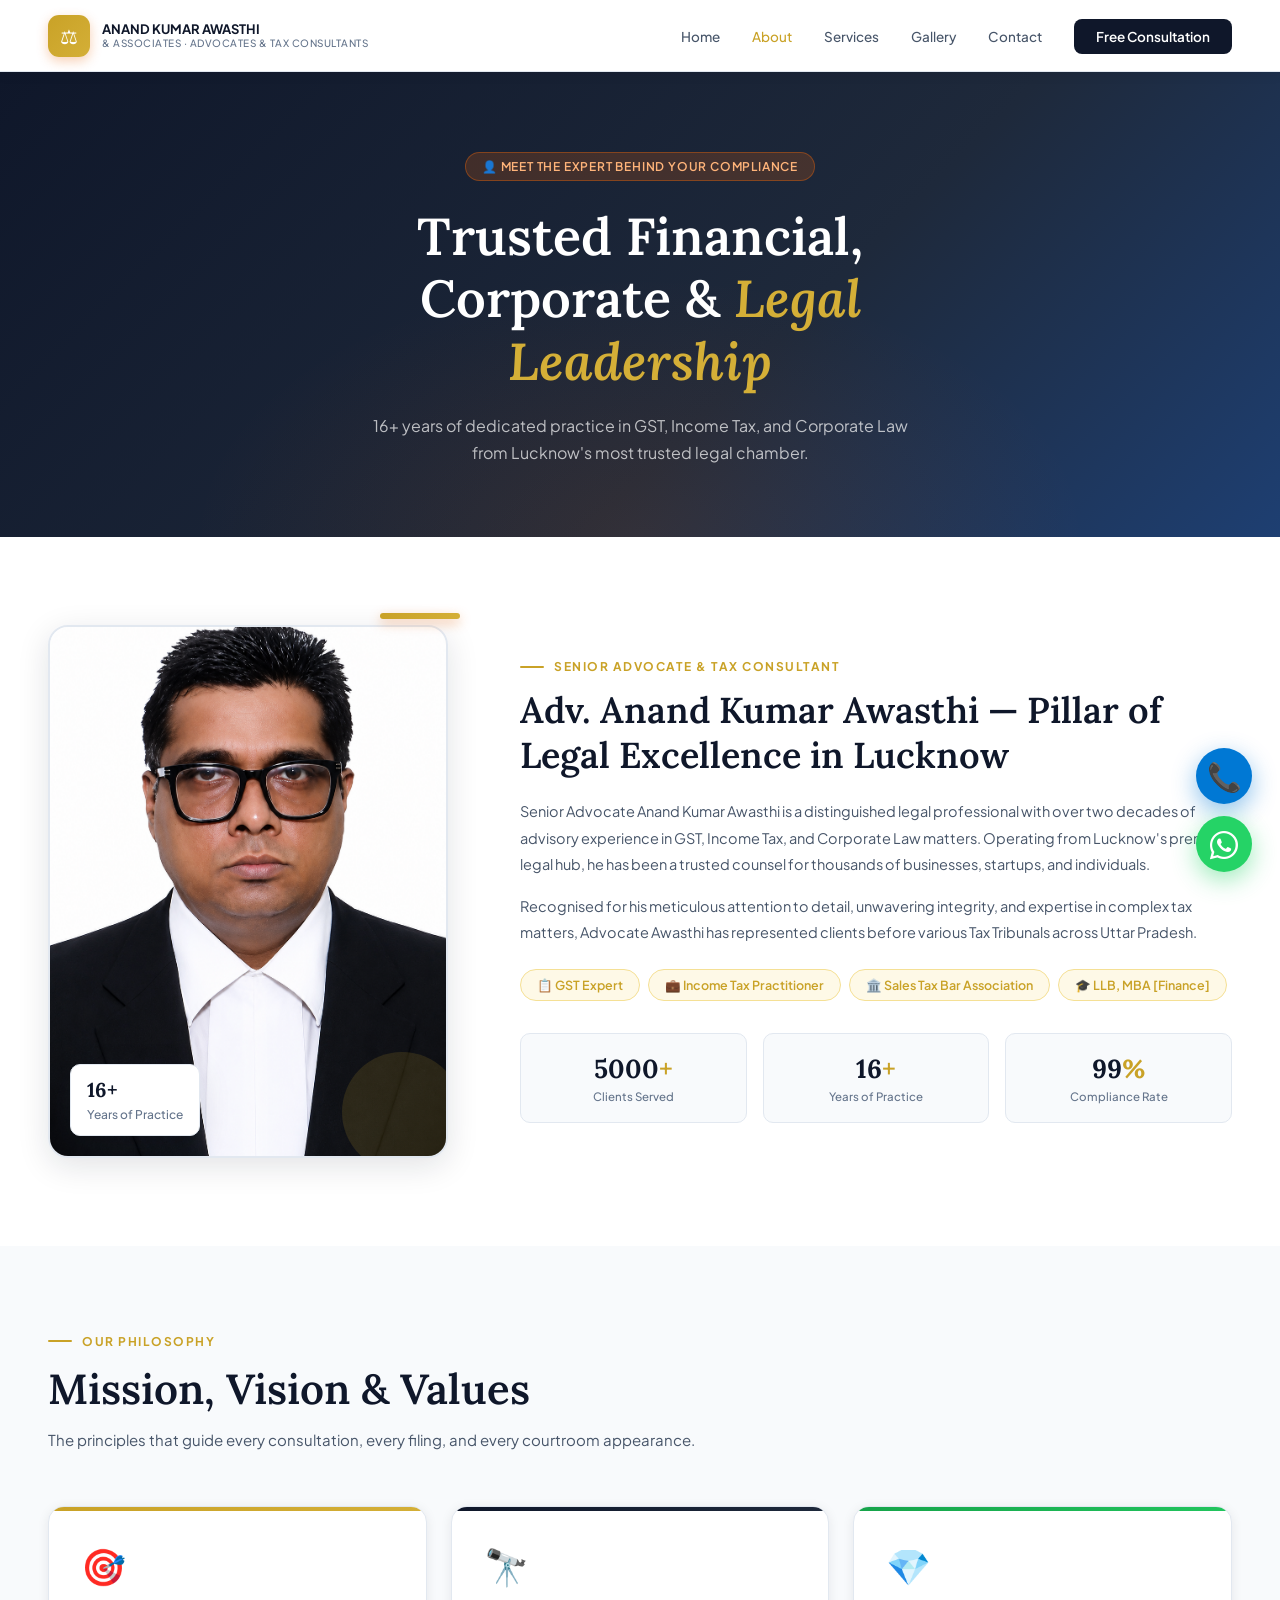
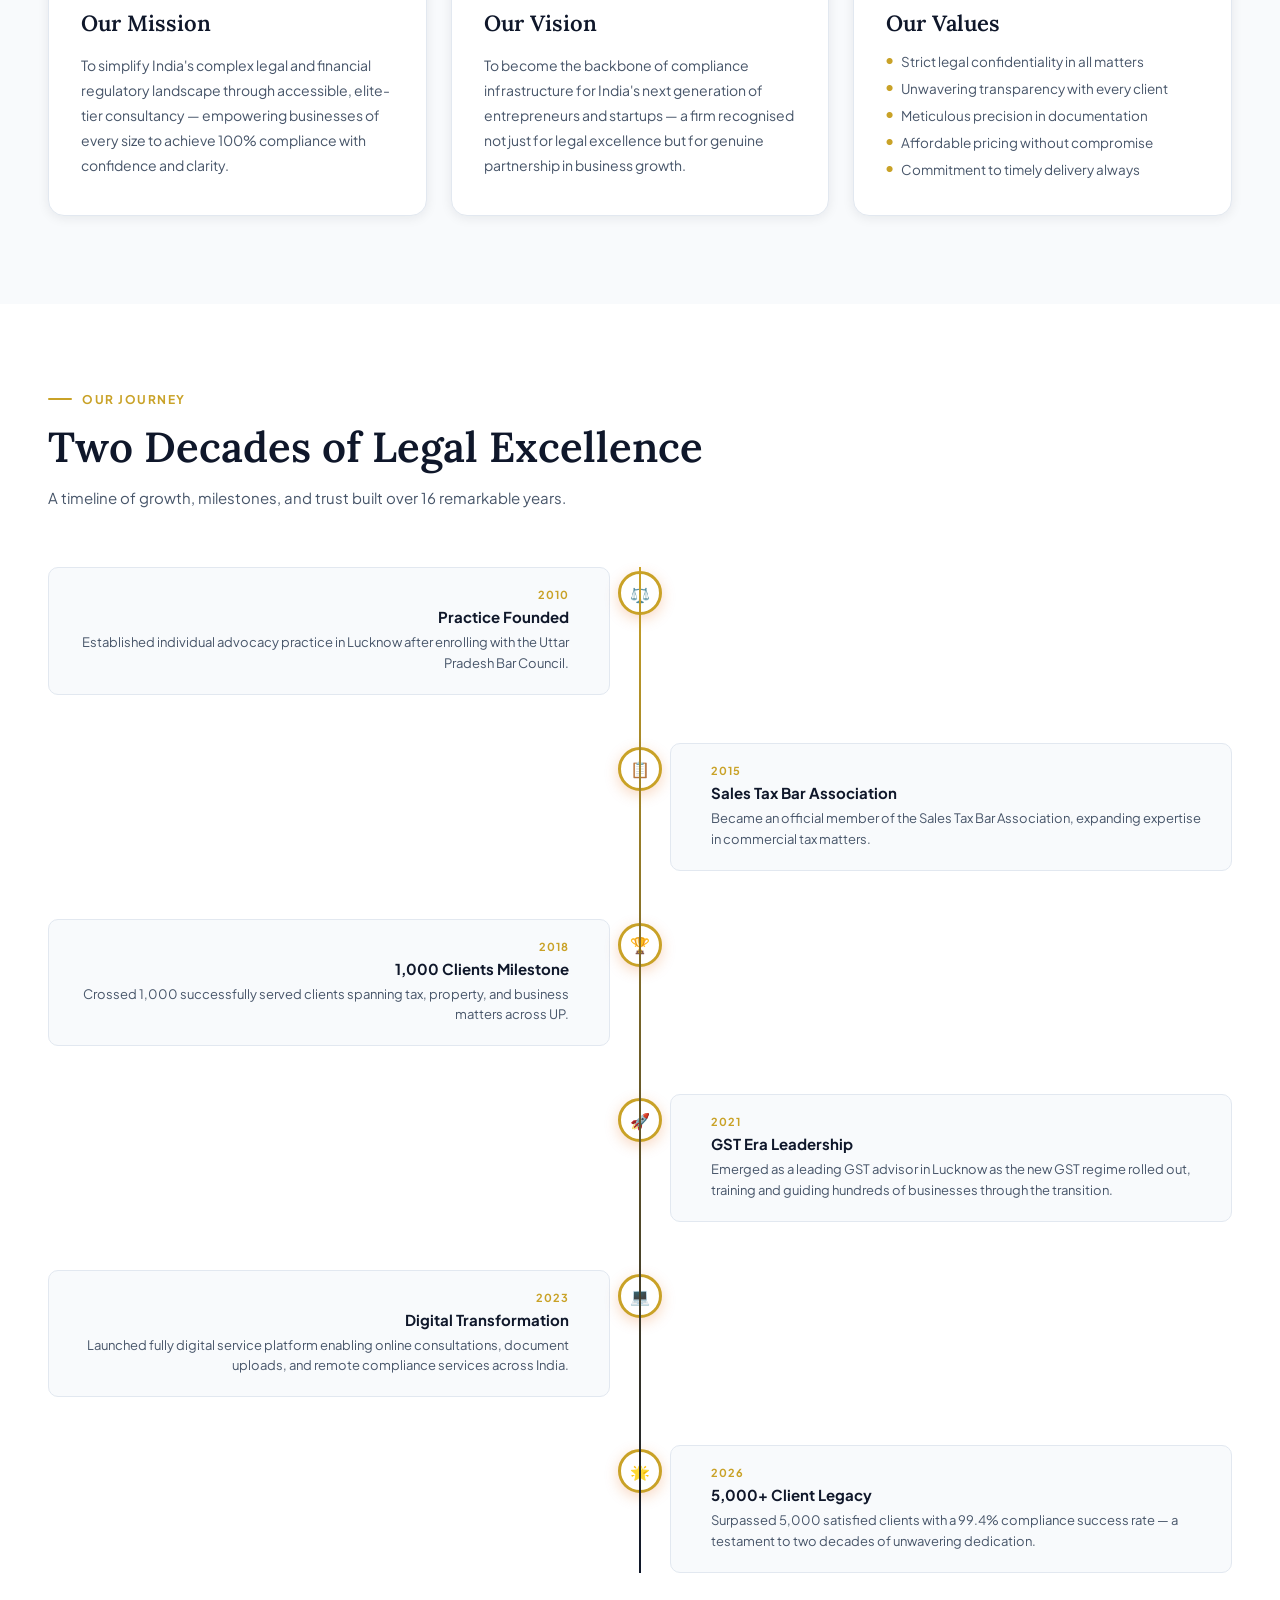
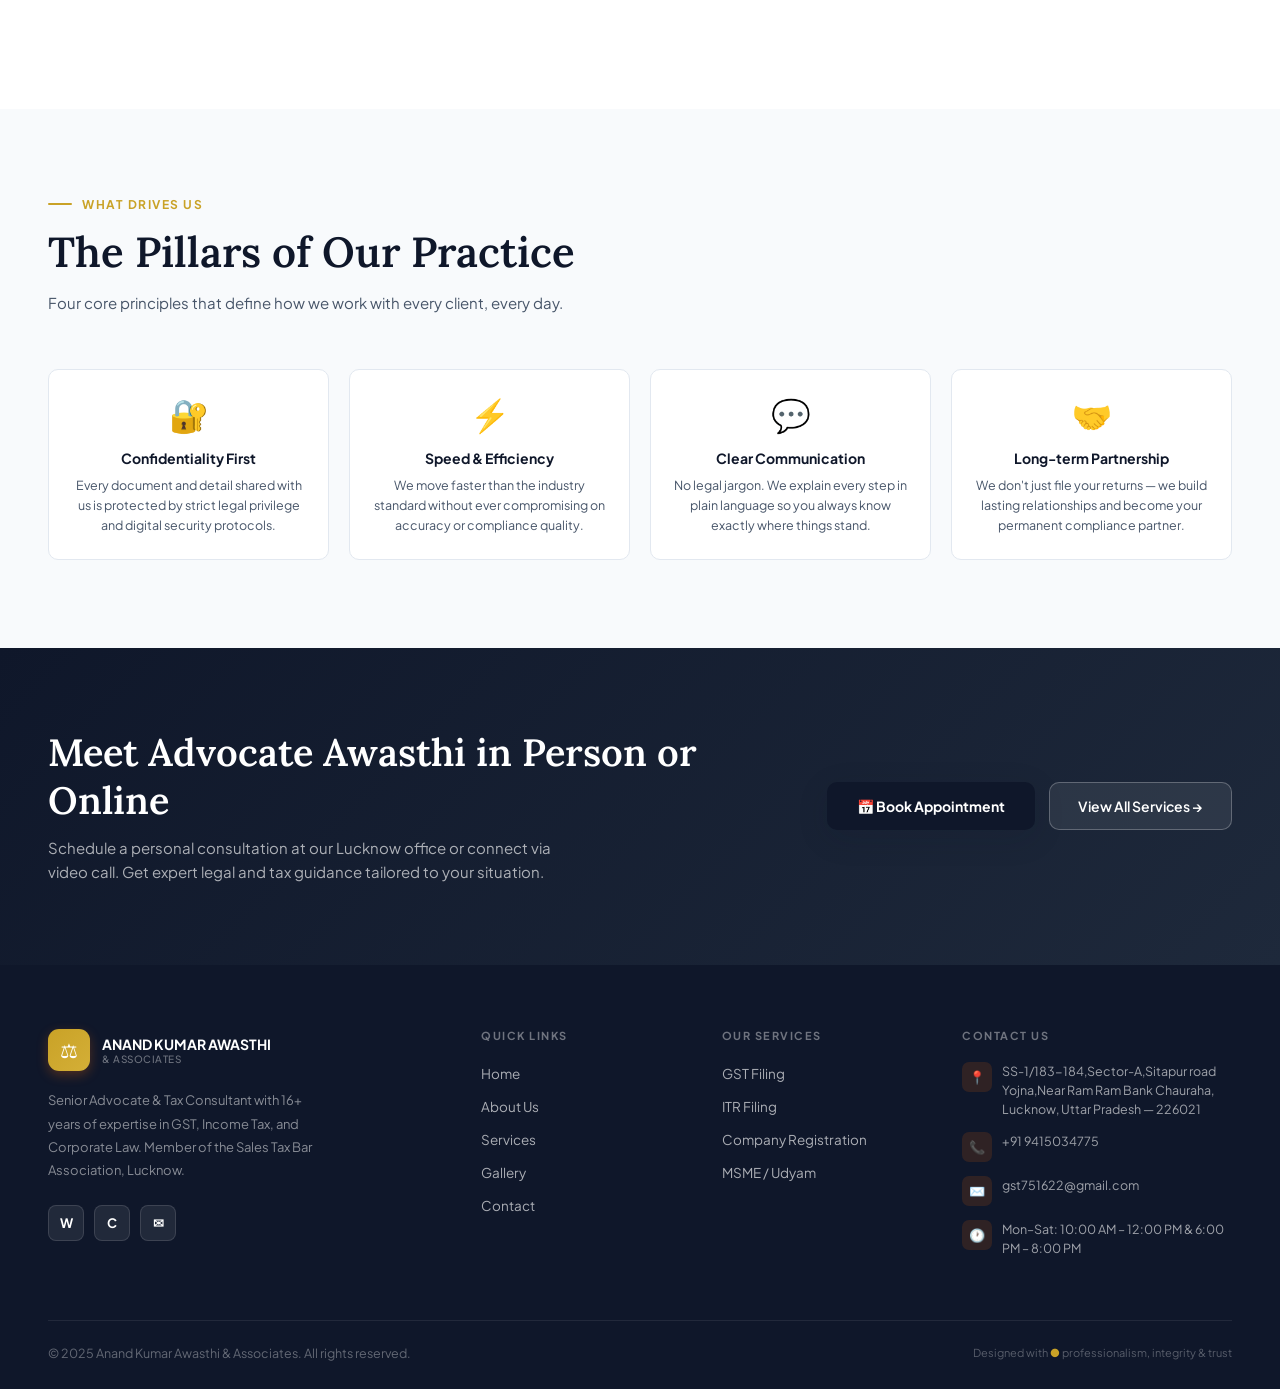
<file: about.html>
<!DOCTYPE html>
<html lang="en">
<head>
<meta charset="UTF-8">
<meta name="viewport" content="width=device-width, initial-scale=1.0">
<title>About Us — Anand Kumar Awasthi & Associates</title>
<link href="https://fonts.googleapis.com/css2?family=Plus+Jakarta+Sans:wght@300;400;500;600;700;800&family=Lora:ital,wght@0,400;0,600;0,700;1,400;1,600&display=swap" rel="stylesheet">
<link rel="stylesheet" href="https://cdn.jsdelivr.net/npm/bootstrap-icons@1.13.1/font/bootstrap-icons.min.css">
<style>
  :root {
    --navy: #0F172A;
    --navy-light: #1E293B;
    --navy-mid: #334155;
    --orange: #C9A227;
    --orange-light: #D4AF37;
    --orange-pale: #FEF9E7;
    --orange-mid: #F5E095;
    --white: #FFFFFF;
    --off-white: #F8FAFC;
    --cream: #F8FAFC;
    --text-dark: #111827;
    --text-mid: #475569;
    --text-light: #64748B;
    --border: #E2E8F0;
    --shadow-sm: 0 2px 12px rgba(15,23,42,0.08);
    --shadow-md: 0 8px 32px rgba(15,23,42,0.12);
    --shadow-lg: 0 20px 60px rgba(15,23,42,0.18);
    --radius: 16px;
    --radius-sm: 10px;
  }
  *, *::before, *::after { box-sizing: border-box; margin: 0; padding: 0; }
  html { scroll-behavior: smooth; }
  body { font-family: 'Plus Jakarta Sans', sans-serif; background: var(--cream); color: var(--text-dark); overflow-x: hidden; }

  nav {
    position: sticky; top: 0; z-index: 200;
    background: rgba(255,255,255,0.96); backdrop-filter: blur(20px);
    border-bottom: 1px solid var(--border);
    padding: 0 48px; display: flex; align-items: center;
    justify-content: space-between; height: 72px; box-shadow: var(--shadow-sm);
  }
  .nav-logo { display: flex; align-items: center; gap: 12px; text-decoration: none; }
  .nav-logo-icon { width: 42px; height: 42px; background: linear-gradient(135deg, var(--orange), var(--orange-light)); border-radius: 11px; display: flex; align-items: center; justify-content: center; font-size: 20px; color: white; box-shadow: 0 4px 12px rgba(232,101,10,0.3); }
  .nav-logo-text { display: flex; flex-direction: column; line-height: 1.2; }
  .nav-logo-text strong { font-size: 13px; font-weight: 700; color: var(--navy); }
  .nav-logo-text span { font-size: 10px; color: var(--text-light); letter-spacing: 0.5px; text-transform: uppercase; font-weight: 500; }
  .nav-links { display: flex; align-items: center; gap: 32px; list-style: none; }
  .nav-links a { text-decoration: none; font-size: 13.5px; font-weight: 500; color: var(--text-mid); transition: color 0.2s; }
  .nav-links a:hover, .nav-links a.active { color: var(--orange); }
  .nav-cta { background: var(--navy); color: white !important; padding: 9px 22px; border-radius: 8px; font-weight: 600 !important; transition: all 0.2s !important; }
  .nav-cta:hover { background: var(--navy-light) !important; transform: translateY(-1px); }

  .page-hero {
    background: linear-gradient(135deg, var(--navy) 0%, var(--navy-light) 60%, #1e3f72 100%);
    padding: 80px 48px 70px; text-align: center; position: relative; overflow: hidden;
  }
  .page-hero::before { content: ''; position: absolute; inset: 0; background: radial-gradient(ellipse 50% 80% at 50% 100%, rgba(232,101,10,0.1), transparent 70%); }
  .hero-badge { display: inline-flex; align-items: center; gap: 6px; background: rgba(232,101,10,0.2); border: 1px solid rgba(232,101,10,0.4); border-radius: 100px; padding: 6px 16px; font-size: 12px; color: #FFB47A; font-weight: 600; letter-spacing: 0.8px; text-transform: uppercase; margin-bottom: 24px; position: relative; z-index: 1; }
  .page-hero h1 { font-family: 'Lora', serif; font-size: clamp(32px,4.5vw,52px); color: white; font-weight: 600; line-height: 1.2; max-width: 680px; margin: 0 auto 20px; position: relative; z-index: 1; }
  .page-hero h1 em { color: var(--orange-light); font-style: italic; }
  .page-hero p { color: rgba(255,255,255,0.7); font-size: 16px; max-width: 540px; margin: 0 auto; line-height: 1.7; position: relative; z-index: 1; }

  /* ADVOCATE SPOTLIGHT */
  .spotlight { background: white; padding: 88px 48px; }
  .spotlight-inner { max-width: 1240px; margin: 0 auto; display: grid; grid-template-columns: 400px 1fr; gap: 72px; align-items: center; }
  .advocate-portrait {
    position: relative;
  }
  .portrait-frame {
    width: 100%; aspect-ratio: 3/4; border-radius: 20px;
    background: linear-gradient(135deg, var(--off-white) 0%, #EDE8E0 100%);
    border: 2px solid var(--border); position: relative; overflow: hidden;
    display: flex; align-items: center; justify-content: center;
    box-shadow: var(--shadow-md);
  }
  .portrait-placeholder {
    display: flex; flex-direction: column; align-items: center;
    justify-content: center; gap: 12px; width: 100%; height: 100%;
  }
  .portrait-placeholder .pp-icon { font-size: 80px; opacity: 0.3; }
  .portrait-placeholder p { font-size: 13px; color: var(--text-mid); font-weight: 500; opacity: 0.3; }
  .portrait-placeholder img { width: 100%; height: 100%; object-fit: cover; opacity: 1; }
  .portrait-accent {
    position: absolute; bottom: -16px; right: -16px;
    width: 120px; height: 120px;
    background: linear-gradient(135deg, var(--orange), var(--orange-light));
    border-radius: 50%; opacity: 0.15;
  }
  .portrait-badge {
    position: absolute; bottom: 20px; left: 20px;
    background: white; border: 1px solid var(--border);
    border-radius: var(--radius-sm); padding: 12px 16px;
    box-shadow: var(--shadow-md);
  }
  .portrait-badge strong { display: block; font-size: 20px; font-weight: 800; color: var(--navy); font-family: 'Lora', serif; }
  .portrait-badge span { font-size: 12px; color: var(--text-light); font-weight: 500; }
  .advocate-bars {
    position: absolute; top: -12px; right: -12px;
    width: 80px; height: 6px; border-radius: 3px;
    background: linear-gradient(90deg, var(--orange), var(--orange-light));
    box-shadow: 0 4px 12px rgba(232,101,10,0.4);
  }

  .advocate-info .section-label { display: flex; align-items: center; gap: 10px; font-size: 12px; font-weight: 700; letter-spacing: 1.5px; text-transform: uppercase; color: var(--orange); margin-bottom: 14px; }
  .advocate-info .section-label::before { content: ''; display: block; width: 24px; height: 2px; background: var(--orange); border-radius: 2px; }
  .advocate-info h2 { font-family: 'Lora', serif; font-size: clamp(26px,3vw,36px); color: var(--navy); font-weight: 600; line-height: 1.25; margin-bottom: 20px; }
  .advocate-info p { color: var(--text-mid); font-size: 14.5px; line-height: 1.8; margin-bottom: 16px; }
  .credential-tags { display: flex; flex-wrap: wrap; gap: 8px; margin: 24px 0; }
  .credential-tag { padding: 7px 16px; background: var(--orange-pale); border: 1px solid var(--orange-mid); border-radius: 100px; font-size: 12.5px; font-weight: 600; color: var(--orange); }
  .credential-stats { display: grid; grid-template-columns: repeat(3,1fr); gap: 16px; margin-top: 32px; }
  .cs-item { background: var(--off-white); border: 1px solid var(--border); border-radius: var(--radius-sm); padding: 18px 20px; text-align: center; transition: all 0.2s; }
  .cs-item:hover { background: var(--navy); border-color: var(--navy); }
  .cs-item:hover .cs-num, .cs-item:hover .cs-label { color: white; }
  .cs-num { font-size: 26px; font-weight: 800; color: var(--navy); font-family: 'Lora', serif; }
  .cs-num span { color: var(--orange); }
  .cs-item:hover .cs-num span { color: var(--orange-light); }
  .cs-label { font-size: 11.5px; color: var(--text-light); font-weight: 500; margin-top: 4px; }

  /* MVV CARDS */
  .mvv-section { background: var(--off-white); padding: 88px 48px; }
  .section-header { max-width: 1240px; margin: 0 auto 52px; }
  .section-label { display: flex; align-items: center; gap: 10px; font-size: 12px; font-weight: 700; letter-spacing: 1.5px; text-transform: uppercase; color: var(--orange); margin-bottom: 14px; }
  .section-label::before { content: ''; display: block; width: 24px; height: 2px; background: var(--orange); border-radius: 2px; }
  .section-title { font-family: 'Lora', serif; font-size: clamp(28px,3.5vw,42px); color: var(--navy); font-weight: 600; line-height: 1.25; margin-bottom: 12px; }
  .section-sub { color: var(--text-mid); font-size: 15px; line-height: 1.75; }
  .mvv-grid { max-width: 1240px; margin: 0 auto; display: grid; grid-template-columns: repeat(3,1fr); gap: 24px; }
  .mvv-card { background: white; border: 1px solid var(--border); border-radius: var(--radius); padding: 36px 32px; box-shadow: var(--shadow-sm); transition: all 0.3s; position: relative; overflow: hidden; }
  .mvv-card::after { content: ''; position: absolute; top: 0; left: 0; right: 0; height: 4px; }
  .mvv-card.mission::after { background: linear-gradient(90deg, var(--orange), var(--orange-light)); }
  .mvv-card.vision::after { background: linear-gradient(90deg, var(--navy), var(--navy-light)); }
  .mvv-card.values::after { background: linear-gradient(90deg, #16a34a, #22c55e); }
  .mvv-card:hover { box-shadow: var(--shadow-md); transform: translateY(-4px); }
  .mvv-icon { font-size: 36px; margin-bottom: 20px; }
  .mvv-card h3 { font-family: 'Lora', serif; font-size: 22px; color: var(--navy); font-weight: 600; margin-bottom: 16px; }
  .mvv-card p { font-size: 14px; color: var(--text-mid); line-height: 1.8; }
  .mvv-list { list-style: none; display: flex; flex-direction: column; gap: 10px; margin-top: 14px; }
  .mvv-list li { font-size: 13.5px; color: var(--text-mid); display: flex; align-items: center; gap: 8px; }
  .mvv-list li::before { content: '●'; color: var(--orange); font-size: 8px; flex-shrink: 0; }

  /* TIMELINE */
  .timeline-section { background: white; padding: 88px 48px; }
  .timeline-inner { max-width: 1240px; margin: 0 auto; }
  .timeline { margin-top: 56px; position: relative; }
  .timeline::before { content: ''; position: absolute; left: 50%; transform: translateX(-50%); top: 0; bottom: 0; width: 2px; background: linear-gradient(to bottom, var(--orange), var(--navy)); }
  .timeline-item { display: grid; grid-template-columns: 1fr 60px 1fr; gap: 0; margin-bottom: 48px; align-items: start; }
  .timeline-item:nth-child(odd) .tl-content { grid-column: 1; text-align: right; padding-right: 40px; }
  .timeline-item:nth-child(odd) .tl-empty { grid-column: 3; }
  .timeline-item:nth-child(even) .tl-content { grid-column: 3; padding-left: 40px; }
  .timeline-item:nth-child(even) .tl-empty { grid-column: 1; }
  .tl-dot { grid-column: 2; display: flex; justify-content: center; align-items: flex-start; padding-top: 4px; }
  .tl-dot-inner { width: 44px; height: 44px; border-radius: 50%; background: white; border: 3px solid var(--orange); display: flex; align-items: center; justify-content: center; font-size: 16px; box-shadow: 0 4px 14px rgba(232,101,10,0.25); }
  .tl-content { background: var(--off-white); border: 1px solid var(--border); border-radius: var(--radius-sm); padding: 20px 24px; transition: all 0.2s; }
  .tl-content:hover { box-shadow: var(--shadow-sm); border-color: rgba(232,101,10,0.2); }
  .tl-year { font-size: 11px; font-weight: 700; color: var(--orange); letter-spacing: 1px; text-transform: uppercase; margin-bottom: 6px; }
  .tl-content h4 { font-size: 15px; font-weight: 700; color: var(--navy); margin-bottom: 6px; }
  .tl-content p { font-size: 13px; color: var(--text-mid); line-height: 1.6; }

  /* TEAM SECTION */
  .team-section { background: var(--cream); padding: 88px 48px; }
  .values-grid { max-width: 1240px; margin: 52px auto 0; display: grid; grid-template-columns: repeat(4,1fr); gap: 20px; }
  .value-card { background: white; border: 1px solid var(--border); border-radius: var(--radius-sm); padding: 24px 20px; text-align: center; transition: all 0.3s; }
  .value-card:hover { box-shadow: var(--shadow-sm); transform: translateY(-3px); border-color: rgba(232,101,10,0.2); }
  .vc-icon { font-size: 32px; margin-bottom: 14px; }
  .value-card h4 { font-size: 14px; font-weight: 700; color: var(--navy); margin-bottom: 8px; }
  .value-card p { font-size: 12.5px; color: var(--text-mid); line-height: 1.6; }

  /* CTA */
  .cta-section { background: linear-gradient(135deg, var(--navy), var(--navy-light)); padding: 80px 48px; }
  .cta-inner { max-width: 1240px; margin: 0 auto; display: flex; align-items: center; justify-content: space-between; gap: 48px; }
  .cta-text h2 { font-family: 'Lora', serif; font-size: clamp(26px,3vw,38px); color: white; font-weight: 600; margin-bottom: 12px; }
  .cta-text p { color: rgba(255,255,255,0.65); font-size: 15px; max-width: 540px; line-height: 1.65; }
  .btn-primary { padding: 14px 30px; background: var(--navy); border: none; border-radius: 10px; font-family: 'Plus Jakarta Sans', sans-serif; font-size: 14px; font-weight: 700; color: white; cursor: pointer; box-shadow: var(--shadow-md); transition: all 0.25s; text-decoration: none; display: inline-flex; align-items: center; gap: 8px; }
  .btn-primary:hover { transform: translateY(-3px); box-shadow: var(--shadow-lg); background: var(--navy-light); }
  .btn-outline { padding: 14px 28px; background: rgba(255,255,255,0.08); border: 1.5px solid rgba(255,255,255,0.25); border-radius: 10px; font-family: 'Plus Jakarta Sans', sans-serif; font-size: 14px; font-weight: 600; color: white; cursor: pointer; transition: all 0.25s; text-decoration: none; display: inline-flex; align-items: center; gap: 8px; }
  .btn-outline:hover { background: rgba(255,255,255,0.15); }
  .cta-btns { display: flex; gap: 14px; flex-shrink: 0; }

  footer { background: var(--navy); color: white; padding: 64px 48px 28px; }
  .footer-grid { display: grid; grid-template-columns: 2fr 1fr 1fr 1.4fr; gap: 48px; max-width: 1240px; margin: 0 auto 48px; }
  .footer-brand p { font-size: 13px; color: rgba(255,255,255,0.5); line-height: 1.8; margin: 18px 0 22px; max-width: 280px; }
  .footer-socials { display: flex; gap: 10px; }
  .social-btn { width: 36px; height: 36px; border-radius: 8px; background: rgba(255,255,255,0.08); border: 1px solid rgba(255,255,255,0.12); display: flex; align-items: center; justify-content: center; font-size: 13px; cursor: pointer; transition: all 0.2s; color: white; text-decoration: none; font-weight: 700; }
  .social-btn:hover { background: var(--orange); border-color: var(--orange); }
  .footer-col h4 { font-size: 11px; font-weight: 700; text-transform: uppercase; letter-spacing: 1.5px; color: rgba(255,255,255,0.4); margin-bottom: 20px; }
  .footer-col ul { list-style: none; display: flex; flex-direction: column; gap: 12px; }
  .footer-col ul li a { font-size: 13.5px; color: rgba(255,255,255,0.65); text-decoration: none; transition: color 0.2s; }
  .footer-col ul li a:hover { color: var(--orange-light); }
  .fci { display: flex; align-items: flex-start; gap: 10px; margin-bottom: 14px; }
  .fci-icon { width: 30px; height: 30px; background: rgba(232,101,10,0.15); border-radius: 7px; display: flex; align-items: center; justify-content: center; font-size: 13px; flex-shrink: 0; }
  .fci-text { font-size: 12.5px; color: rgba(255,255,255,0.6); line-height: 1.5; }
  .footer-bottom { border-top: 1px solid rgba(255,255,255,0.08); padding-top: 24px; max-width: 1240px; margin: 0 auto; display: flex; align-items: center; justify-content: space-between; }
  .footer-bottom p { font-size: 12.5px; color: rgba(255,255,255,0.35); }
  .footer-badge { font-size: 11px; color: rgba(255,255,255,0.3); }
  .footer-badge span { color: var(--orange); }
  .contact-fab-group {
    position: fixed;
    bottom: 28px;
    right: 28px;
    display: flex;
    flex-direction: column;
    gap: 12px;
    z-index: 999;
  }

  .wa-fab,
  .call-fab {
    width: 56px;
    height: 56px;
    border-radius: 50%;
    display: flex;
    align-items: center;
    justify-content: center;
    font-size: 28px;
    text-decoration: none;
    box-shadow: 0 8px 24px rgba(0, 0, 0, 0.25);
    transition: all 0.3s ease;
    border: none;
    cursor: pointer;
  }

  .wa-fab {
    background: #25D366;
    color: white;
    box-shadow: 0 8px 24px rgba(37, 211, 102, 0.45);
    animation: waPulse 2.5s infinite;
  }

  .wa-fab:hover {
    transform: scale(1.15) translateY(-8px);
    box-shadow: 0 12px 32px rgba(37, 211, 102, 0.6);
  }

  .call-fab {
    background: #0078D4;
    color: white;
    box-shadow: 0 8px 24px rgba(0, 120, 212, 0.45);
    animation: callPulse 2.5s infinite 0.3s;
  }

  .call-fab:hover {
    transform: scale(1.15) translateY(-8px);
    box-shadow: 0 12px 32px rgba(0, 120, 212, 0.6);
  }

  @keyframes waPulse {
    0%, 100% { box-shadow: 0 8px 24px rgba(37, 211, 102, 0.45); }
    50% { box-shadow: 0 8px 36px rgba(37, 211, 102, 0.7); }
  }

  @keyframes callPulse {
    0%, 100% { box-shadow: 0 8px 24px rgba(201, 162, 39, 0.45); }
    50% { box-shadow: 0 8px 36px rgba(201, 162, 39, 0.7); }
  }
  ::-webkit-scrollbar { width: 6px; } ::-webkit-scrollbar-thumb { background: rgba(232,101,10,0.3); border-radius: 3px; }
</style>
<link rel="stylesheet" href="style.css">
</head>
<body>

<nav>
  <a href="index.html" class="nav-logo">
    <div class="nav-logo-icon">&#9878;</div>
    <div class="nav-logo-text">
      <strong>ANAND KUMAR AWASTHI</strong>
      <span>& Associates · Advocates & Tax Consultants</span>
    </div>
  </a>
  <input class="nav-check" type="checkbox" id="nav-toggle" aria-label="Open navigation menu">
  <label class="nav-toggle" for="nav-toggle">
    <span></span>
    <span></span>
    <span></span>
  </label>
  <ul class="nav-links">
    <li><a href="index.html">Home</a></li>
    <li><a href="about.html" class="active">About</a></li>
    <li><a href="services.html">Services</a></li>
    <li><a href="gallery.html">Gallery</a></li>
    <li><a href="contact.html">Contact</a></li>
    <li><a href="contact.html" class="nav-cta">Free Consultation</a></li>
  </ul>
</nav>

<div class="page-hero">
  <div class="hero-badge">👤 Meet the Expert Behind Your Compliance</div>
  <h1>Trusted Financial, Corporate & <em>Legal Leadership</em></h1>
  <p>16+ years of dedicated practice in GST, Income Tax, and Corporate Law from Lucknow's most trusted legal chamber.</p>
</div>

<!-- ADVOCATE SPOTLIGHT -->
<section class="spotlight">
  <div class="spotlight-inner">
    <div class="advocate-portrait">
      <div class="portrait-frame">
        <div class="portrait-placeholder">
          
          <img src="./images/anand kumar awasthi.png" alt="">
        </div>
        <div class="portrait-accent"></div>
        <div class="portrait-badge">
          <strong>16+</strong>
          <span>Years of Practice</span>
        </div>
      </div>
      <div class="advocate-bars"></div>
    </div>
    <div class="advocate-info">
      <div class="section-label">Senior Advocate & Tax Consultant</div>
      <h2>Adv. Anand Kumar Awasthi — Pillar of Legal Excellence in Lucknow</h2>
      <p>Senior Advocate Anand Kumar Awasthi is a distinguished legal professional with over two decades of advisory experience in GST, Income Tax, and Corporate Law matters. Operating from Lucknow's premier legal hub, he has been a trusted counsel for thousands of businesses, startups, and individuals.</p>
      <p>Recognised for his meticulous attention to detail, unwavering integrity, and expertise in complex tax matters, Advocate Awasthi has represented clients before various Tax Tribunals across Uttar Pradesh.</p>
      <div class="credential-tags">
        <span class="credential-tag">📋 GST Expert</span>
        <span class="credential-tag">💼 Income Tax Practitioner</span>
        <span class="credential-tag">🏛️ Sales Tax Bar Association</span>
        <span class="credential-tag">🎓 LLB, MBA [Finance]</span>
      </div>
      <div class="credential-stats">
        <div class="cs-item">
          <div class="cs-num">5000<span>+</span></div>
          <div class="cs-label">Clients Served</div>
        </div>
        <div class="cs-item">
          <div class="cs-num">16<span>+</span></div>
          <div class="cs-label">Years of Practice</div>
        </div>
        <div class="cs-item">
          <div class="cs-num">99<span>%</span></div>
          <div class="cs-label">Compliance Rate</div>
        </div>
      </div>
    </div>
  </div>
</section>

<!-- MISSION VISION VALUES -->
<section class="mvv-section">
  <div class="section-header">
    <div class="section-label">Our Philosophy</div>
    <h2 class="section-title">Mission, Vision & Values</h2>
    <p class="section-sub">The principles that guide every consultation, every filing, and every courtroom appearance.</p>
  </div>
  <div class="mvv-grid">
    <div class="mvv-card mission">
      <div class="mvv-icon">🎯</div>
      <h3>Our Mission</h3>
      <p>To simplify India's complex legal and financial regulatory landscape through accessible, elite-tier consultancy — empowering businesses of every size to achieve 100% compliance with confidence and clarity.</p>
    </div>
    <div class="mvv-card vision">
      <div class="mvv-icon">🔭</div>
      <h3>Our Vision</h3>
      <p>To become the backbone of compliance infrastructure for India's next generation of entrepreneurs and startups — a firm recognised not just for legal excellence but for genuine partnership in business growth.</p>
    </div>
    <div class="mvv-card values">
      <div class="mvv-icon">💎</div>
      <h3>Our Values</h3>
      <ul class="mvv-list">
        <li>Strict legal confidentiality in all matters</li>
        <li>Unwavering transparency with every client</li>
        <li>Meticulous precision in documentation</li>
        <li>Affordable pricing without compromise</li>
        <li>Commitment to timely delivery always</li>
      </ul>
    </div>
  </div>
</section>

<!-- FIRM TIMELINE -->
<section class="timeline-section">
  <div class="timeline-inner">
    <div class="section-label">Our Journey</div>
    <h2 class="section-title">Two Decades of Legal Excellence</h2>
    <p class="section-sub">A timeline of growth, milestones, and trust built over 16 remarkable years.</p>
    <div class="timeline">
      <div class="timeline-item">
        <div class="tl-content">
          <div class="tl-year">2010</div>
          <h4>Practice Founded</h4>
          <p>Established individual advocacy practice in Lucknow after enrolling with the Uttar Pradesh Bar Council.</p>
        </div>
        <div class="tl-dot"><div class="tl-dot-inner">⚖️</div></div>
        <div class="tl-empty"></div>
      </div>
      <div class="timeline-item">
        <div class="tl-empty"></div>
        <div class="tl-dot"><div class="tl-dot-inner">📋</div></div>
        <div class="tl-content">
          <div class="tl-year">2015</div>
          <h4>Sales Tax Bar Association</h4>
          <p>Became an official member of the Sales Tax Bar Association, expanding expertise in commercial tax matters.</p>
        </div>
      </div>
      <div class="timeline-item">
        <div class="tl-content">
          <div class="tl-year">2018</div>
          <h4>1,000 Clients Milestone</h4>
          <p>Crossed 1,000 successfully served clients spanning tax, property, and business matters across UP.</p>
        </div>
        <div class="tl-dot"><div class="tl-dot-inner">🏆</div></div>
        <div class="tl-empty"></div>
      </div>
      <div class="timeline-item">
        <div class="tl-empty"></div>
        <div class="tl-dot"><div class="tl-dot-inner">🚀</div></div>
        <div class="tl-content">
          <div class="tl-year">2021</div>
          <h4>GST Era Leadership</h4>
          <p>Emerged as a leading GST advisor in Lucknow as the new GST regime rolled out, training and guiding hundreds of businesses through the transition.</p>
        </div>
      </div>
      <div class="timeline-item">
        <div class="tl-content">
          <div class="tl-year">2023</div>
          <h4>Digital Transformation</h4>
          <p>Launched fully digital service platform enabling online consultations, document uploads, and remote compliance services across India.</p>
        </div>
        <div class="tl-dot"><div class="tl-dot-inner">💻</div></div>
        <div class="tl-empty"></div>
      </div>
      <div class="timeline-item">
        <div class="tl-empty"></div>
        <div class="tl-dot"><div class="tl-dot-inner">🌟</div></div>
        <div class="tl-content">
          <div class="tl-year">2026</div>
          <h4>5,000+ Client Legacy</h4>
          <p>Surpassed 5,000 satisfied clients with a 99.4% compliance success rate — a testament to two decades of unwavering dedication.</p>
        </div>
      </div>
    </div>
  </div>
</section>

<!-- CORE VALUES -->
<section class="team-section">
  <div class="section-inner" style="max-width:1240px;margin:0 auto;">
    <div class="section-label">What Drives Us</div>
    <h2 class="section-title">The Pillars of Our Practice</h2>
    <p class="section-sub">Four core principles that define how we work with every client, every day.</p>
  </div>
  <div class="values-grid">
    <div class="value-card">
      <div class="vc-icon">🔐</div>
      <h4>Confidentiality First</h4>
      <p>Every document and detail shared with us is protected by strict legal privilege and digital security protocols.</p>
    </div>
    <div class="value-card">
      <div class="vc-icon">⚡</div>
      <h4>Speed & Efficiency</h4>
      <p>We move faster than the industry standard without ever compromising on accuracy or compliance quality.</p>
    </div>
    <div class="value-card">
      <div class="vc-icon">💬</div>
      <h4>Clear Communication</h4>
      <p>No legal jargon. We explain every step in plain language so you always know exactly where things stand.</p>
    </div>
    <div class="value-card">
      <div class="vc-icon">🤝</div>
      <h4>Long-term Partnership</h4>
      <p>We don't just file your returns — we build lasting relationships and become your permanent compliance partner.</p>
    </div>
  </div>
</section>

<!-- CTA -->
<section class="cta-section">
  <div class="cta-inner">
    <div class="cta-text">
      <h2>Meet Advocate Awasthi in Person or Online</h2>
      <p>Schedule a personal consultation at our Lucknow office or connect via video call. Get expert legal and tax guidance tailored to your situation.</p>
    </div>
    <div class="cta-btns">
      <a href="contact.html" class="btn-primary">📅 Book Appointment</a>
      <a href="services.html" class="btn-outline">View All Services →</a>
    </div>
  </div>
</section>

<!-- FOOTER -->
<footer>
  <div class="footer-grid">
    <div class="footer-brand">
      <a href="index.html" class="nav-logo" style="display:flex;align-items:center;gap:12px;text-decoration:none;">
        <div class="nav-logo-icon">⚖</div>
        <div class="nav-logo-text"><strong style="color:white;font-size:14px;">ANAND KUMAR AWASTHI</strong><span style="color:rgba(255,255,255,0.4);">& Associates</span></div>
      </a>
      <p>Senior Advocate & Tax Consultant with 16+ years of expertise in GST, Income Tax, and Corporate Law. Member of the Sales Tax Bar Association, Lucknow.</p>
      <div class="footer-socials">
        <a href="https://wa.me/919415034775" class="social-btn" title="WhatsApp">W</a>
        <a href="tel:+919415034775" class="social-btn" title="Call">C</a>
        <a href="mailto:gst751622@gmail.com" class="social-btn" title="Email">✉</a>
      </div>
    </div>
    <div class="footer-col"><h4>Quick Links</h4><ul><li><a href="index.html">Home</a></li><li><a href="about.html">About Us</a></li><li><a href="services.html">Services</a></li><li><a href="gallery.html">Gallery</a></li><li><a href="contact.html">Contact</a></li></ul></div>
    <div class="footer-col"><h4>Our Services</h4><ul><li><a href="services.html">GST Filing</a></li><li><a href="services.html">ITR Filing</a></li><li><a href="services.html">Company Registration</a></li><li><a href="services.html">MSME / Udyam</a></li></ul></div>
    <div class="footer-col"><h4>Contact Us</h4>
      <div class="fci"><div class="fci-icon">📍</div><div class="fci-text">SS-1/183-184,Sector-A,Sitapur road Yojna,Near Ram Ram Bank Chauraha, Lucknow, Uttar Pradesh — 226021</div></div>
      <div class="fci"><div class="fci-icon">📞</div><div class="fci-text">+91 9415034775</div></div>
      <div class="fci"><div class="fci-icon">✉️</div><div class="fci-text">gst751622@gmail.com</div></div>
      <div class="fci"><div class="fci-icon">🕐</div><div class="fci-text">Mon–Sat: 10:00 AM – 12:00 PM & 6:00 PM – 8:00 PM</div></div>
    </div>
  </div>
  <div class="footer-bottom">
    <p>© 2025 Anand Kumar Awasthi & Associates. All rights reserved.</p>
    <div class="footer-badge">Designed with <span>●</span> professionalism, integrity & trust</div>
  </div>
</footer>
<div class="contact-fab-group">
  <a href="tel:+919415034775" class="call-fab" title="Call Us">📞</a>
  <a href="https://wa.me/919415034775?utm_source=chatgpt.com" class="wa-fab" title="WhatsApp Us"><i class="bi bi-whatsapp"></i></a>
</div>
</body>
</html>
</file>
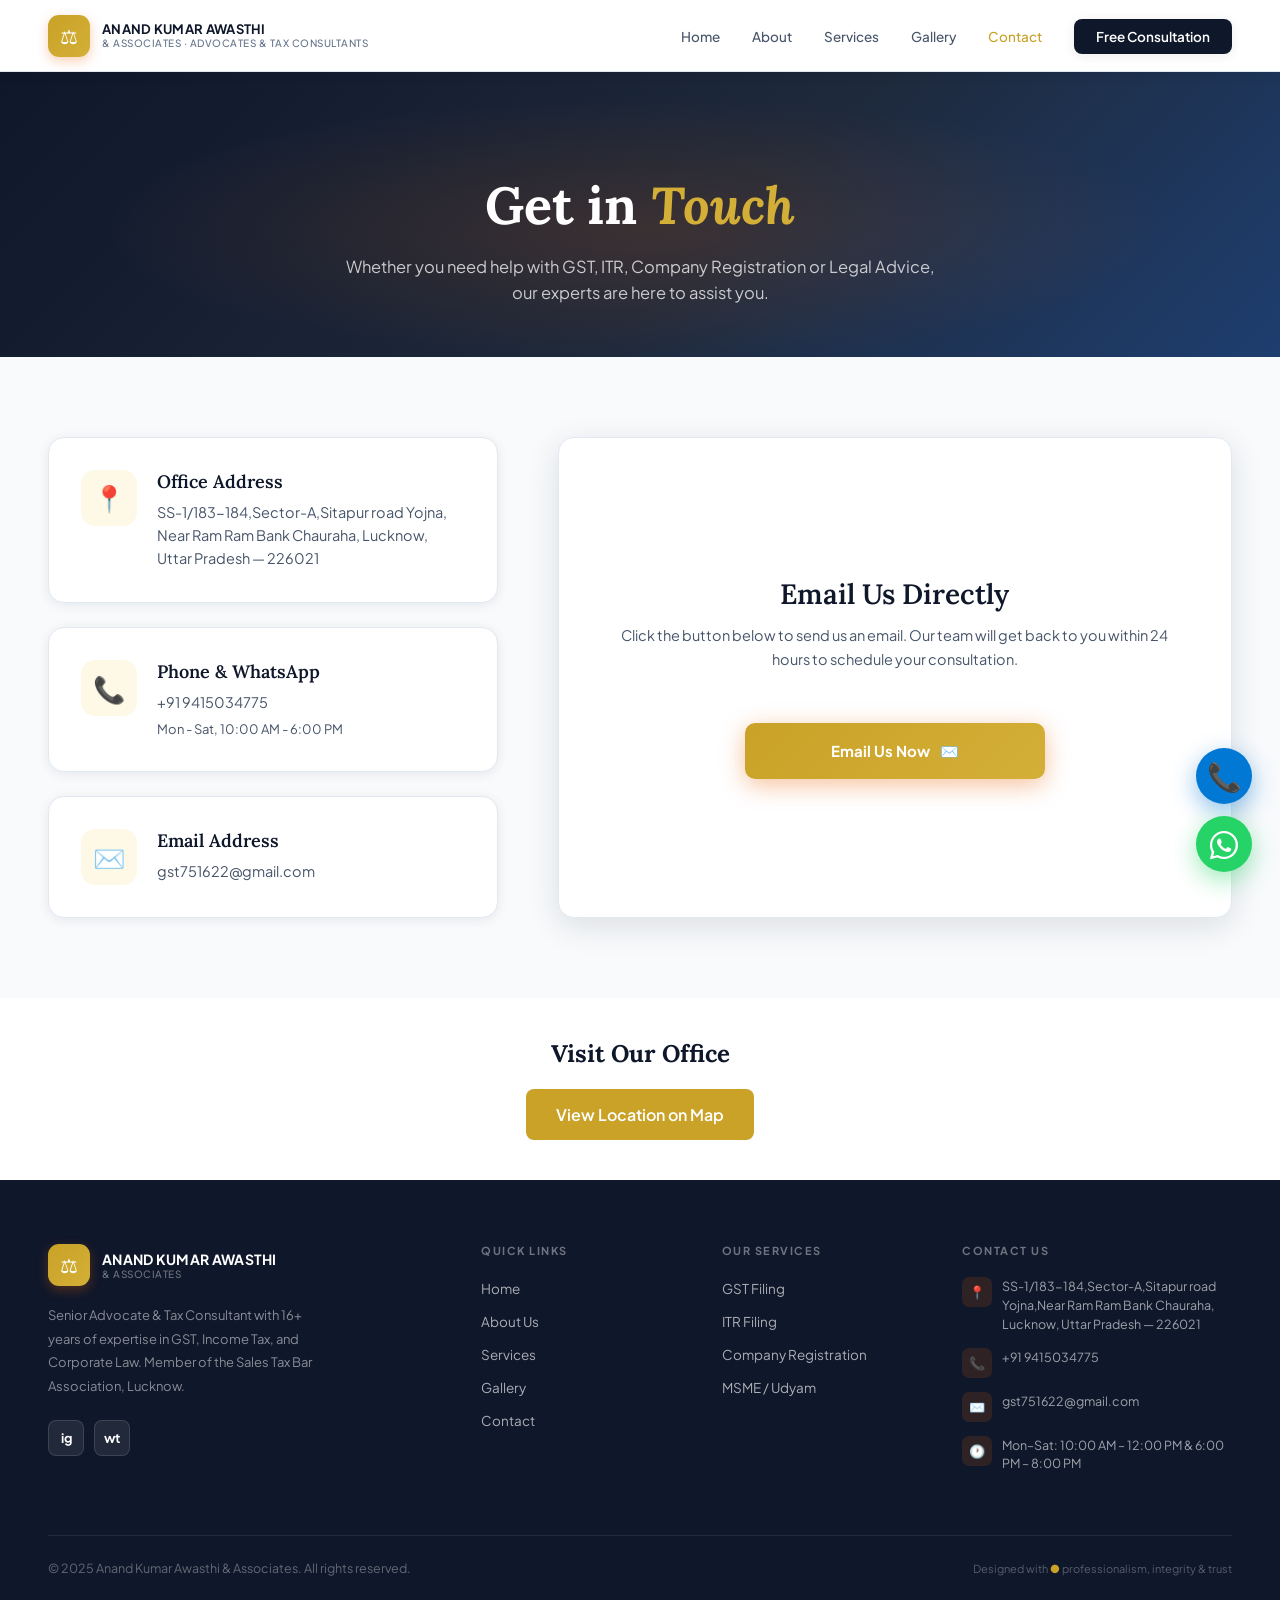
<file: contact.html>
<!DOCTYPE html>
<html lang="en">
<head>
<meta charset="UTF-8">
<meta name="viewport" content="width=device-width, initial-scale=1.0">
<title>Contact Us — Anand Kumar Awasthi & Associates</title>
<link rel="stylesheet" href="https://cdn.jsdelivr.net/npm/bootstrap-icons@1.13.1/font/bootstrap-icons.min.css">
<link href="https://fonts.googleapis.com/css2?family=Plus+Jakarta+Sans:wght@300;400;500;600;700;800&family=Lora:ital,wght@0,400;0,600;0,700;1,400;1,600&display=swap" rel="stylesheet">
<style>
  :root {
    --navy: #0F172A;
    --navy-light: #1E293B;
    --navy-mid: #334155;
    --orange: #C9A227;
    --orange-light: #D4AF37;
    --orange-pale: #FEF9E7;
    --orange-mid: #F5E095;
    --white: #FFFFFF;
    --off-white: #F8FAFC;
    --cream: #F8FAFC;
    --text-dark: #111827;
    --text-mid: #475569;
    --text-light: #64748B;
    --border: #E2E8F0;
    --shadow-sm: 0 2px 12px rgba(15,23,42,0.08);
    --shadow-md: 0 8px 32px rgba(15,23,42,0.12);
    --shadow-lg: 0 20px 60px rgba(15,23,42,0.18);
    --radius: 16px;
    --radius-sm: 10px;
  }
  *, *::before, *::after { box-sizing: border-box; margin: 0; padding: 0; }
  html { scroll-behavior: smooth; }
  body { font-family: 'Plus Jakarta Sans', sans-serif; background: var(--cream); color: var(--text-dark); overflow-x: hidden; }

  /* NAV */
  nav {
    position: sticky; top: 0; z-index: 200;
    background: rgba(255,255,255,0.96); backdrop-filter: blur(20px);
    border-bottom: 1px solid var(--border);
    padding: 0 48px; display: flex; align-items: center;
    justify-content: space-between; height: 72px;
    box-shadow: var(--shadow-sm);
    animation: slideDown 0.6s ease;
  }
  @keyframes slideDown { from { transform: translateY(-100%); opacity: 0; } to { transform: translateY(0); opacity: 1; } }
  .nav-logo { display: flex; align-items: center; gap: 12px; text-decoration: none; }
  .nav-logo-icon {
    width: 42px; height: 42px;
    background: linear-gradient(135deg, var(--orange), var(--orange-light));
    border-radius: 11px; display: flex; align-items: center;
    justify-content: center; font-size: 20px; color: white;
    box-shadow: 0 4px 12px rgba(232,101,10,0.3);
  }
  .nav-logo-text { display: flex; flex-direction: column; line-height: 1.2; }
  .nav-logo-text strong { font-size: 13px; font-weight: 700; color: var(--navy); letter-spacing: 0.3px; }
  .nav-logo-text span { font-size: 10px; color: var(--text-light); letter-spacing: 0.5px; text-transform: uppercase; font-weight: 500; }
  .nav-links { display: flex; align-items: center; gap: 32px; list-style: none; }
  .nav-links a { text-decoration: none; font-size: 13.5px; font-weight: 500; color: var(--text-mid); transition: color 0.2s; }
  .nav-links a:hover, .nav-links a.active { color: var(--orange); }
  .nav-cta {
    background: var(--navy); color: white !important;
    padding: 9px 22px; border-radius: 8px; font-weight: 600 !important;
    transition: all 0.2s !important; box-shadow: var(--shadow-sm);
  }
  .nav-cta:hover { background: var(--navy-light) !important; transform: translateY(-1px); }

  /* CONTACT HERO */
  .contact-hero {
    background: linear-gradient(135deg, var(--navy) 0%, var(--navy-light) 55%, #1e3f72 100%);
    padding: 100px 48px 80px; text-align: center; color: white;
    position: relative; overflow: hidden;
  }
  .contact-hero::before {
    content: ''; position: absolute; inset: 0;
    background: radial-gradient(ellipse 60% 60% at 50% 50%, rgba(232,101,10,0.15) 0%, transparent 70%);
  }
  .contact-hero h1 { font-family: 'Lora', serif; font-size: clamp(36px, 4.5vw, 52px); font-weight: 700; margin-bottom: 16px; animation: fadeUp 0.6s ease both; position: relative; z-index: 2; }
  .contact-hero h1 em { color: var(--orange-light); font-style: italic; }
  .contact-hero p { font-size: 16.5px; color: rgba(255,255,255,0.75); max-width: 600px; margin: 0 auto; line-height: 1.6; animation: fadeUp 0.6s 0.15s ease both; position: relative; z-index: 2; }

  @keyframes fadeUp { from { opacity: 0; transform: translateY(28px); } to { opacity: 1; transform: translateY(0); } }

  /* CONTACT SECTION */
  .contact-section { padding: 80px 48px; background: var(--cream); position: relative; z-index: 10; margin-top: -30px; }
  .contact-inner { max-width: 1200px; margin: 0 auto; display: grid; grid-template-columns: 1fr 1.5fr; gap: 60px; }
  
  /* INFO CARDS */
  .contact-info { display: flex; flex-direction: column; gap: 24px; animation: fadeUp 0.6s 0.2s ease both; }
  .info-card {
    background: white; border: 1px solid var(--border); border-radius: var(--radius);
    padding: 32px; display: flex; align-items: flex-start; gap: 20px;
    box-shadow: var(--shadow-sm); transition: transform 0.3s, box-shadow 0.3s;
  }
  .info-card:hover { transform: translateY(-4px); box-shadow: var(--shadow-md); border-color: rgba(232,101,10,0.2); }
  .info-icon {
    width: 56px; height: 56px; border-radius: 14px;
    background: var(--orange-pale); color: var(--orange);
    display: flex; align-items: center; justify-content: center; font-size: 26px; flex-shrink: 0;
    transition: background 0.3s, color 0.3s;
  }
  .info-card:hover .info-icon { background: linear-gradient(135deg, var(--orange), var(--orange-light)); color: white; }
  .info-details h3 { font-size: 18px; color: var(--navy); margin-bottom: 8px; font-family: 'Lora', serif; font-weight: 600; }
  .info-details p, .info-details a { font-size: 14.5px; color: var(--text-mid); line-height: 1.6; text-decoration: none; transition: color 0.2s; display: block; }
  .info-details a:hover { color: var(--orange); }
  
  /* CONTACT FORM / BUTTON WRAP */
  .contact-form-wrap {
    background: white; border: 1px solid var(--border); border-radius: var(--radius);
    padding: 48px; box-shadow: var(--shadow-md); animation: fadeUp 0.6s 0.3s ease both;
    display: flex; flex-direction: column; justify-content: center; text-align: center;
  }
  .contact-form-wrap h2 { font-family: 'Lora', serif; font-size: 28px; color: var(--navy); margin-bottom: 12px; font-weight: 600; }
  .contact-form-wrap p { font-size: 14.5px; color: var(--text-mid); margin-bottom: 32px; line-height: 1.6; }
  
  .btn-submit {
    margin-top: 12px; width: 100%; padding: 18px;
    background: linear-gradient(135deg, var(--orange), var(--orange-light));
    border: none; border-radius: 10px; font-family: 'Plus Jakarta Sans', sans-serif;
    font-size: 15px; font-weight: 700; color: white; cursor: pointer;
    box-shadow: 0 6px 24px rgba(232,101,10,0.4); transition: all 0.25s;
    display: flex; align-items: center; justify-content: center; gap: 10px;
  }
  .btn-submit:hover { transform: translateY(-3px); box-shadow: 0 12px 32px rgba(232,101,10,0.5); }
  
  /* FOOTER */
  footer { background: var(--navy); color: white; padding: 64px 48px 28px; }
  .footer-grid { display: grid; grid-template-columns: 2fr 1fr 1fr 1.4fr; gap: 48px; max-width: 1240px; margin: 0 auto 48px; }
  .footer-brand p { font-size: 13px; color: rgba(255,255,255,0.5); line-height: 1.8; margin: 18px 0 22px; max-width: 280px; }
  .footer-socials { display: flex; gap: 10px; }
  .social-btn {
    width: 36px; height: 36px; border-radius: 8px;
    background: rgba(255,255,255,0.08); border: 1px solid rgba(255,255,255,0.12);
    display: flex; align-items: center; justify-content: center;
    font-size: 13px; cursor: pointer; transition: all 0.2s; color: white; text-decoration: none; font-weight: 700;
  }
  .social-btn:hover { background: var(--orange); border-color: var(--orange); }
  .footer-col h4 { font-size: 11px; font-weight: 700; text-transform: uppercase; letter-spacing: 1.5px; color: rgba(255,255,255,0.4); margin-bottom: 20px; }
  .footer-col ul { list-style: none; display: flex; flex-direction: column; gap: 12px; }
  .footer-col ul li a { font-size: 13.5px; color: rgba(255,255,255,0.65); text-decoration: none; transition: color 0.2s; }
  .footer-col ul li a:hover { color: var(--orange-light); }
  .fci { display: flex; align-items: flex-start; gap: 10px; margin-bottom: 14px; }
  .fci-icon { width: 30px; height: 30px; background: rgba(232,101,10,0.15); border-radius: 7px; display: flex; align-items: center; justify-content: center; font-size: 13px; flex-shrink: 0; }
  .fci-text { font-size: 12.5px; color: rgba(255,255,255,0.6); line-height: 1.5; }
  .footer-bottom { border-top: 1px solid rgba(255,255,255,0.08); padding-top: 24px; max-width: 1240px; margin: 0 auto; display: flex; align-items: center; justify-content: space-between; }
  .footer-bottom p { font-size: 12.5px; color: rgba(255,255,255,0.35); }
  .footer-badge { font-size: 11px; color: rgba(255,255,255,0.3); }
  .footer-badge span { color: var(--orange); }

  /* Contact FABs */
  .contact-fab-group {
    position: fixed;
    bottom: 28px;
    right: 28px;
    display: flex;
    flex-direction: column;
    gap: 12px;
    z-index: 999;
  }

  .wa-fab,
  .call-fab {
    width: 56px;
    height: 56px;
    border-radius: 50%;
    display: flex;
    align-items: center;
    justify-content: center;
    font-size: 28px;
    text-decoration: none;
    box-shadow: 0 8px 24px rgba(0, 0, 0, 0.25);
    transition: all 0.3s ease;
    border: none;
    cursor: pointer;
  }

  .wa-fab {
    background: #25D366;
    color: white;
    box-shadow: 0 8px 24px rgba(37, 211, 102, 0.45);
    animation: waPulse 2.5s infinite;
  }

  .wa-fab:hover {
    transform: scale(1.15) translateY(-8px);
    box-shadow: 0 12px 32px rgba(37, 211, 102, 0.6);
  }

  .call-fab {
    background: #0078D4;
    color: white;
    box-shadow: 0 8px 24px rgba(0, 120, 212, 0.45);
    animation: callPulse 2.5s infinite 0.3s;
  }

  .call-fab:hover {
    transform: scale(1.15) translateY(-8px);
    box-shadow: 0 12px 32px rgba(0, 120, 212, 0.6);
  }

  @keyframes waPulse { 0%,100% { box-shadow: 0 8px 24px rgba(37,211,102,0.45); } 50% { box-shadow: 0 8px 36px rgba(37,211,102,0.7); } }
  @keyframes callPulse { 0%, 100% { box-shadow: 0 8px 24px rgba(201, 162, 39, 0.45); } 50% { box-shadow: 0 8px 36px rgba(201, 162, 39, 0.7); } }

  ::-webkit-scrollbar { width: 6px; }
  ::-webkit-scrollbar-track { background: transparent; }
  ::-webkit-scrollbar-thumb { background: rgba(232,101,10,0.3); border-radius: 3px; }

  @media (max-width: 992px) {
    .contact-inner { grid-template-columns: 1fr; }
    .footer-grid { grid-template-columns: 1fr 1fr; }
  }
  @media (max-width: 768px) {
    .form-grid { grid-template-columns: 1fr; }
    nav { padding: 0 24px; }
    .nav-links { display: none; }
    .footer-grid { grid-template-columns: 1fr; }
  }
</style>
</head>
<body>

<nav>
  <a href="index.html" class="nav-logo">
    <div class="nav-logo-icon">⚖</div>
    <div class="nav-logo-text">
      <strong>ANAND KUMAR AWASTHI</strong>
      <span>& Associates · Advocates & Tax Consultants</span>
    </div>
  </a>
  <ul class="nav-links">
    <li><a href="index.html">Home</a></li>
    <li><a href="about.html">About</a></li>
    <li><a href="services.html">Services</a></li>
    <li><a href="gallery.html">Gallery</a></li>
    <li><a href="contact.html" class="active">Contact</a></li>
    <li><a href="contact.html" class="nav-cta">Free Consultation</a></li>
  </ul>
</nav>

<section class="contact-hero">
  <h1>Get in <em>Touch</em></h1>
  <p>Whether you need help with GST, ITR, Company Registration or Legal Advice, our experts are here to assist you.</p>
</section>

<section class="contact-section">
<div class="contact-inner">
    
    <div class="contact-info">
      <div class="info-card">
        <div class="info-icon">📍</div>
        <div class="info-details">
          <h3>Office Address</h3>
          <p>SS-1/183-184,Sector-A,Sitapur road Yojna, <br>Near Ram Ram Bank Chauraha, Lucknow, Uttar Pradesh — 226021</p>
        </div>
      </div>
      <div class="info-card">
        <div class="info-icon">📞</div>
        <div class="info-details">
          <h3>Phone & WhatsApp</h3>
          <a href="tel:+919415034775">+91 9415034775</a>
          <p style="font-size: 13px; margin-top: 4px;">Mon - Sat, 10:00 AM - 6:00 PM</p>
        </div>
      </div>
      <div class="info-card">
        <div class="info-icon">✉️</div>
        <div class="info-details">
          <h3>Email Address</h3>
          <a href="mailto:gst751622@gmail.com">gst751622@gmail.com</a>
        </div>
      </div>
    </div>

    <div class="contact-form-wrap">
      <h2>Email Us Directly</h2>
      <p>Click the button below to send us an email. Our team will get back to you within 24 hours to schedule your consultation.</p>
      
      <a href="mailto:gst751622@gmail.com?subject=Consultation%20Request&body=I%20want%20consultance." class="btn-submit" style="text-decoration: none; max-width: 300px; margin: 20px auto 0;">
        Email Us Now <span>✉️</span>
      </a>
    </div>

  </div>

</section>

<section style="padding: 40px 48px; background: white; text-align: center;">
    <h2 style="font-family: 'Lora', serif; color: #0F172A; margin-bottom: 20px;">Visit Our Office</h2>
    <a href="https://maps.app.goo.gl/4W3wxWpEZsx9XbrGA" target="_blank" style="display: inline-block; padding: 15px 30px; background: #C9A227; color: white; text-decoration: none; border-radius: 8px; font-weight: 600;">View Location on Map</a>
</section>

<footer>
  <div class="footer-grid">
    <div class="footer-brand">
      <div class="nav-logo" style="display:flex;align-items:center;gap:12px;text-decoration:none;">
        <div class="nav-logo-icon">⚖</div>
        <div class="nav-logo-text">
          <strong style="color:white;font-size:14px;">ANAND KUMAR AWASTHI</strong>
          <span style="color:rgba(255,255,255,0.4);">& Associates</span>
        </div>
      </div>
      <p>Senior Advocate & Tax Consultant with 16+ years of expertise in GST, Income Tax, and Corporate Law. Member of the Sales Tax Bar Association, Lucknow.</p>
            <div class="footer-socials">
        <a class="social-btn" href="https://www.instagram.com/adv_anandkumarawasthi3/">ig</a>
        <a class="social-btn" href="https://wa.me/919415034775?utm_source=chatgpt.com">wt</a>
      </div>
    </div>
    <div class="footer-col">
      <h4>Quick Links</h4>
      <ul>
        <li><a href="index.html">Home</a></li>
        <li><a href="about.html">About Us</a></li>
        <li><a href="services.html">Services</a></li>
        <li><a href="gallery.html">Gallery</a></li>
        <li><a href="contact.html">Contact</a></li>
      </ul>
    </div>
    <div class="footer-col">
      <h4>Our Services</h4>
      <ul>
        <li><a href="services.html">GST Filing</a></li>
        <li><a href="services.html">ITR Filing</a></li>
        <li><a href="services.html">Company Registration</a></li>
        <li><a href="services.html">MSME / Udyam</a></li>
      </ul>
    </div>
    <div class="footer-col">
      <h4>Contact Us</h4>
      <div class="fci"><div class="fci-icon">📍</div><div class="fci-text">SS-1/183-184,Sector-A,Sitapur road Yojna,Near Ram Ram Bank Chauraha, Lucknow, Uttar Pradesh — 226021</div></div>
      <div class="fci"><div class="fci-icon">📞</div><div class="fci-text">+91 9415034775</div></div>
      <div class="fci"><div class="fci-icon">✉️</div><div class="fci-text">gst751622@gmail.com</div></div>
      <div class="fci"> <div class="fci-icon">🕐</div><div class="fci-text">Mon–Sat: 10:00 AM – 12:00 PM & 6:00 PM – 8:00 PM</div></div>
    </div>
  </div>
  <div class="footer-bottom">
    <p>© 2025 Anand Kumar Awasthi & Associates. All rights reserved.</p>
    <div class="footer-badge">Designed with <span>●</span> professionalism, integrity & trust</div>
  </div>
</footer>

<div class="contact-fab-group">
  <a href="tel:+919415034775" class="call-fab" title="Call Us">📞</a>
  <a href="https://wa.me/919415034775?utm_source=chatgpt.com" class="wa-fab" title="WhatsApp Us"><i class="bi bi-whatsapp"></i></a>
</div>
</body>
</html>
</file>
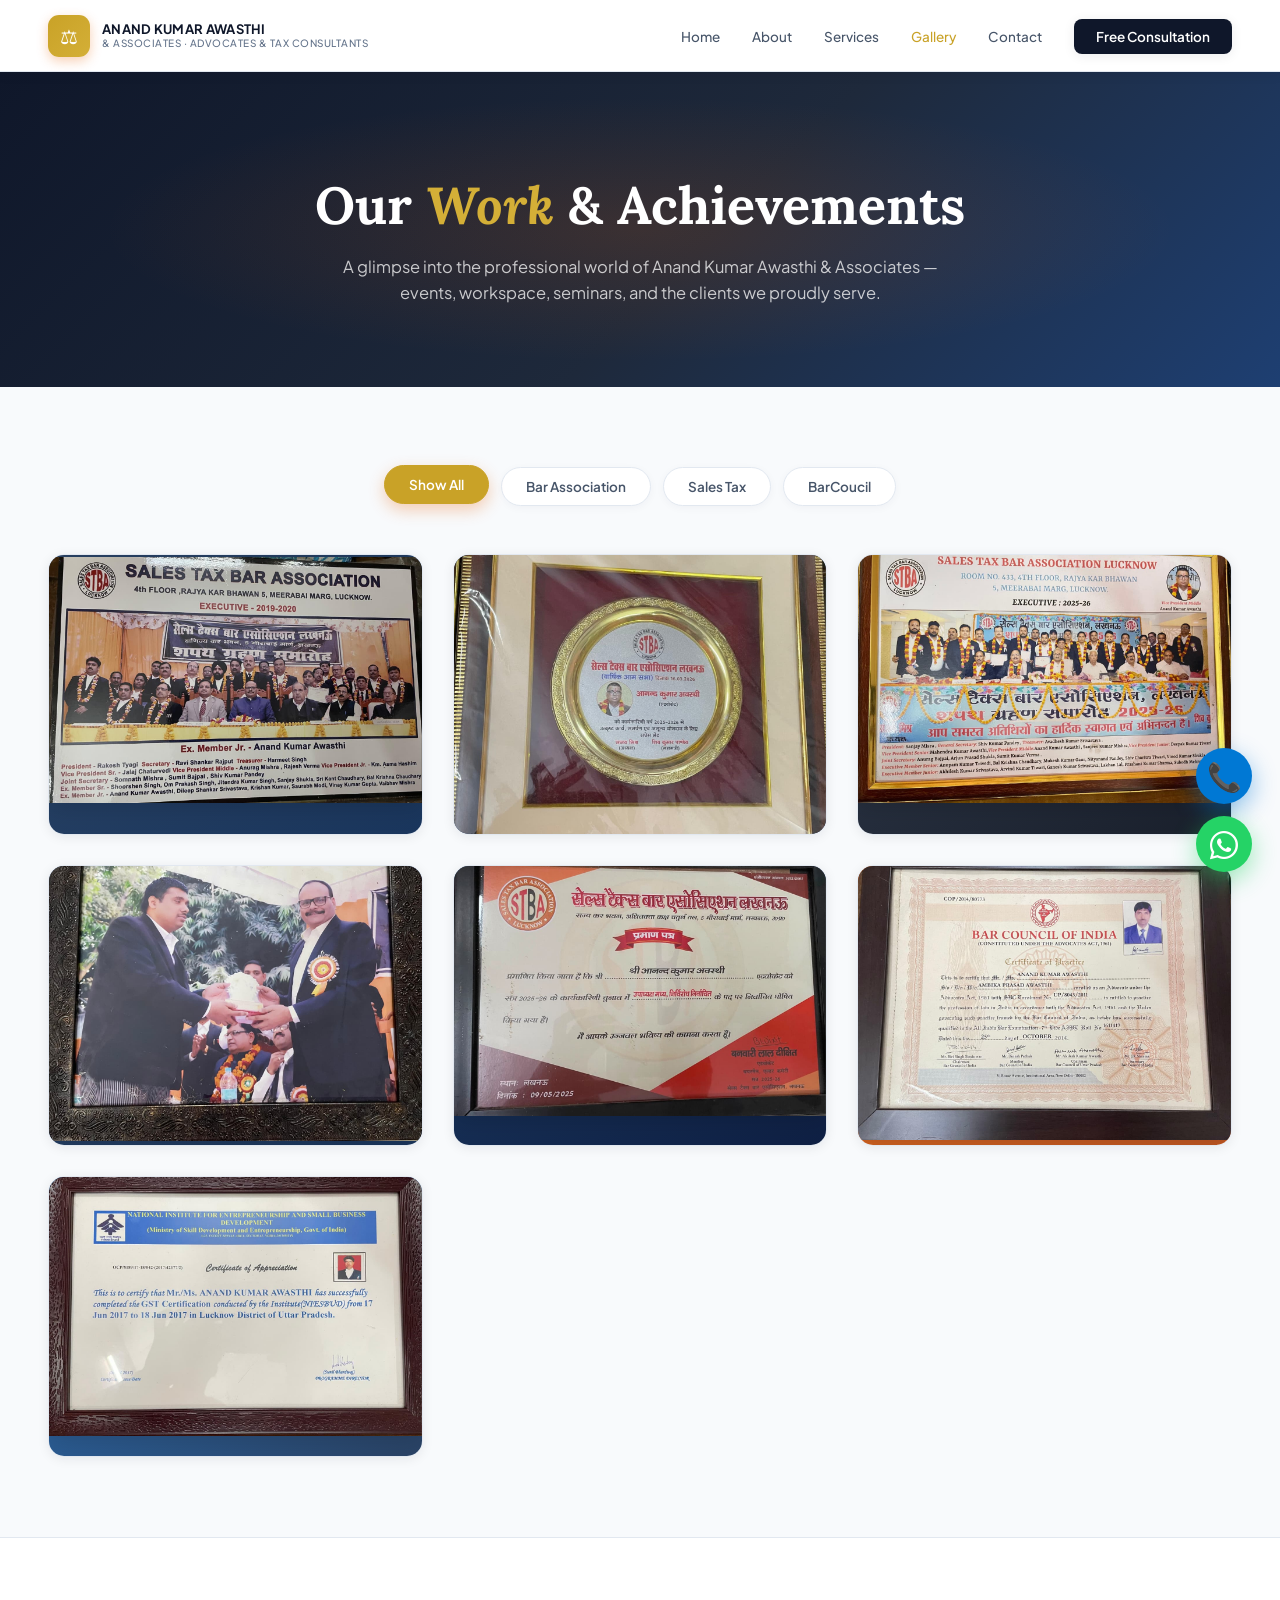
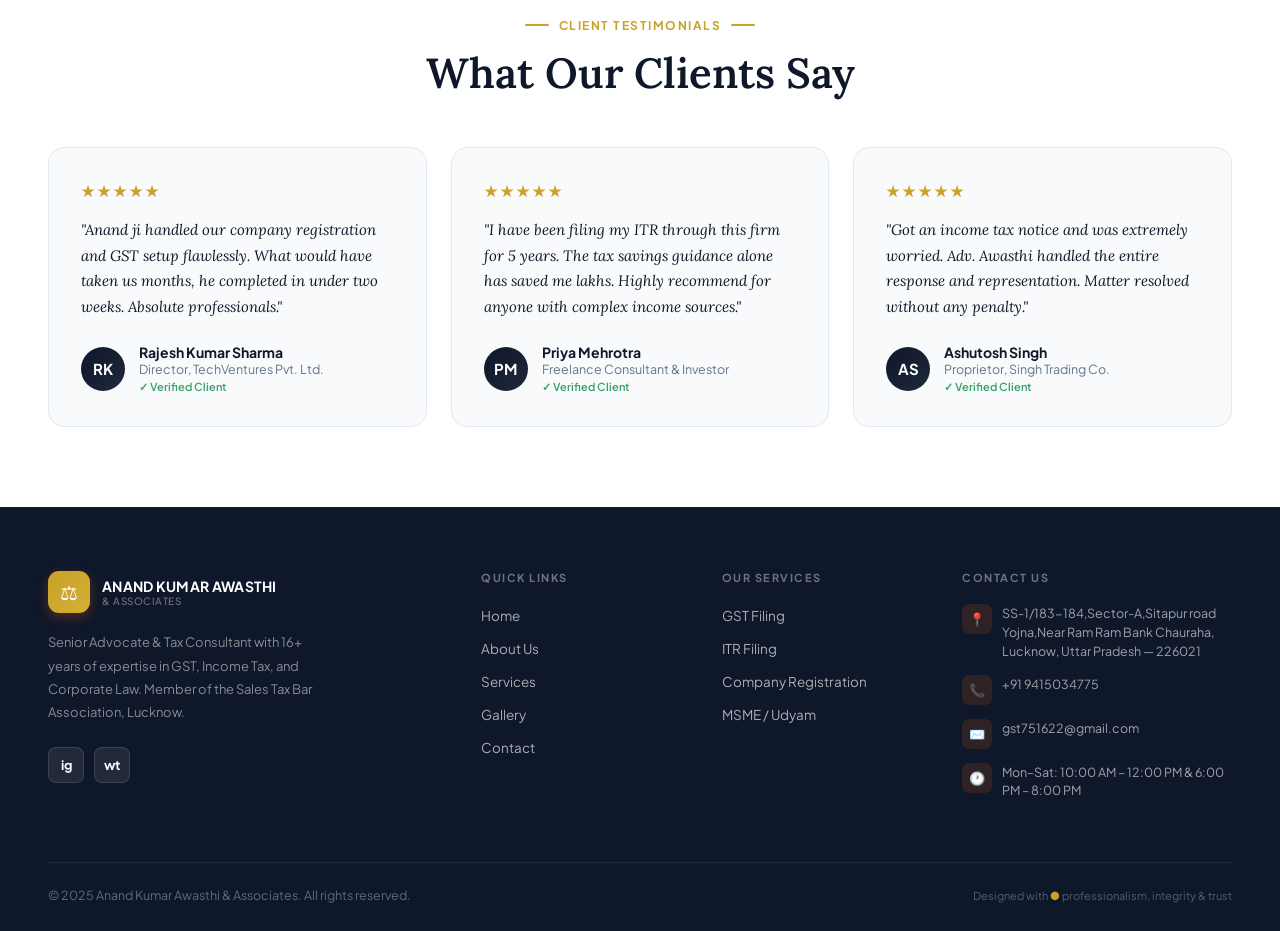
<file: gallery.html>
<!DOCTYPE html>
<html lang="en">
<head>
<meta charset="UTF-8">
<meta name="viewport" content="width=device-width, initial-scale=1.0">
<title>Gallery | Anand Kumar Awasthi & Associates</title>
<link href="https://fonts.googleapis.com/css2?family=Plus+Jakarta+Sans:wght@300;400;500;600;700;800&family=Lora:ital,wght@0,400;0,600;0,700;1,400;1,600&display=swap" rel="stylesheet">
<link rel="stylesheet" href="https://cdn.jsdelivr.net/npm/bootstrap-icons@1.13.1/font/bootstrap-icons.min.css">
<style>
  :root {
    --navy: #0F172A;
    --navy-light: #1E293B;
    --navy-mid: #334155;
    --orange: #C9A227;
    --orange-light: #D4AF37;
    --orange-pale: #FEF9E7;
    --orange-mid: #F5E095;
    --white: #FFFFFF;
    --off-white: #F8FAFC;
    --cream: #F8FAFC;
    --text-dark: #111827;
    --text-mid: #475569;
    --text-light: #64748B;
    --border: #E2E8F0;
    --shadow-sm: 0 2px 12px rgba(15,23,42,0.08);
    --shadow-md: 0 8px 32px rgba(15,23,42,0.12);
    --shadow-lg: 0 20px 60px rgba(15,23,42,0.18);
    --radius: 16px;
    --radius-sm: 10px;
  }
  *, *::before, *::after { box-sizing: border-box; margin: 0; padding: 0; }
  html { scroll-behavior: smooth; }
  body { font-family: 'Plus Jakarta Sans', sans-serif; background: var(--cream); color: var(--text-dark); overflow-x: hidden; }

  /* NAV */
  nav {
    position: sticky; top: 0; z-index: 200;
    background: rgba(255,255,255,0.96); backdrop-filter: blur(20px);
    border-bottom: 1px solid var(--border);
    padding: 0 48px; display: flex; align-items: center;
    justify-content: space-between; height: 72px;
    box-shadow: var(--shadow-sm);
    animation: slideDown 0.6s ease;
  }
  @keyframes slideDown { from { transform: translateY(-100%); opacity: 0; } to { transform: translateY(0); opacity: 1; } }
  .nav-logo { display: flex; align-items: center; gap: 12px; text-decoration: none; }
  .nav-logo-icon {
    width: 42px; height: 42px;
    background: linear-gradient(135deg, var(--orange), var(--orange-light));
    border-radius: 11px; display: flex; align-items: center;
    justify-content: center; font-size: 20px; color: white;
    box-shadow: 0 4px 12px rgba(232,101,10,0.3);
  }
  .nav-logo-text { display: flex; flex-direction: column; line-height: 1.2; }
  .nav-logo-text strong { font-size: 13px; font-weight: 700; color: var(--navy); letter-spacing: 0.3px; }
  .nav-logo-text span { font-size: 10px; color: var(--text-light); letter-spacing: 0.5px; text-transform: uppercase; font-weight: 500; }
  .nav-links { display: flex; align-items: center; gap: 32px; list-style: none; }
  .nav-links a { text-decoration: none; font-size: 13.5px; font-weight: 500; color: var(--text-mid); transition: color 0.2s; }
  .nav-links a:hover, .nav-links a.active { color: var(--orange); }
  .nav-cta {
    background: var(--navy); color: white !important;
    padding: 9px 22px; border-radius: 8px; font-weight: 600 !important;
    transition: all 0.2s !important; box-shadow: var(--shadow-sm);
  }
  .nav-cta:hover { background: var(--navy-light) !important; transform: translateY(-1px); }

  /* GALLERY HERO */
  .gallery-hero {
    background: linear-gradient(135deg, var(--navy) 0%, var(--navy-light) 55%, #1e3f72 100%);
    padding: 100px 48px 80px; text-align: center; color: white;
    position: relative; overflow: hidden;
  }
  .gallery-hero::before {
    content: ''; position: absolute; inset: 0;
    background: radial-gradient(ellipse 60% 60% at 50% 50%, rgba(232,101,10,0.15) 0%, transparent 70%);
  }
  .gallery-hero h1 { font-family: 'Lora', serif; font-size: clamp(36px, 4.5vw, 52px); font-weight: 700; margin-bottom: 16px; animation: fadeUp 0.6s ease both; position: relative; z-index: 2; }
  .gallery-hero h1 em { color: var(--orange-light); font-style: italic; }
  .gallery-hero p { font-size: 16.5px; color: rgba(255,255,255,0.75); max-width: 600px; margin: 0 auto; line-height: 1.6; animation: fadeUp 0.6s 0.15s ease both; position: relative; z-index: 2; }

  @keyframes fadeUp { from { opacity: 0; transform: translateY(28px); } to { opacity: 1; transform: translateY(0); } }

  /* GALLERY SECTION */
  .gallery-section { padding: 80px 48px; background: var(--cream); min-height: 700px; }
  .gallery-inner { max-width: 1240px; margin: 0 auto; }
  
  /* FILTER BAR */
  .filter-bar {
    display: flex; justify-content: center; gap: 12px; flex-wrap: wrap;
    margin-bottom: 48px; animation: fadeUp 0.6s 0.2s ease both;
  }
  .filter-btn {
    padding: 10px 24px; background: white; border: 1px solid var(--border);
    border-radius: 100px; font-family: 'Plus Jakarta Sans', sans-serif;
    font-size: 13.5px; font-weight: 600; color: var(--text-mid);
    cursor: pointer; transition: all 0.3s;
    box-shadow: 0 2px 8px rgba(15,32,68,0.04);
  }
  .filter-btn:hover { border-color: var(--orange-light); color: var(--orange); transform: translateY(-2px); }
  .filter-btn.active {
    background: var(--orange); border-color: var(--orange);
    color: white; box-shadow: 0 6px 16px rgba(232,101,10,0.3); transform: translateY(-2px);
  }

  /* GALLERY GRID */
  .gallery-grid {
    display: grid; grid-template-columns: repeat(auto-fill, minmax(320px, 1fr));
    gap: 30px; animation: fadeUp 0.6s 0.3s ease both;
  }
  .gallery-item {
    position: relative; border-radius: 16px; overflow: hidden;
    cursor: pointer; aspect-ratio: 4/3;
    box-shadow: var(--shadow-sm); transition: transform 0.4s, box-shadow 0.4s, opacity 0.4s;
    background: white; border: 1px solid var(--border);
  }
  .gallery-item.hide { display: none; }
  .gallery-item:hover { transform: translateY(-8px); box-shadow: var(--shadow-lg); }
  
  .gallery-thumb {
    width: 100%; height: 100%; display: flex; flex-direction: column;
    align-items: center; justify-content: center; gap: 16px;
    transition: transform 0.6s ease;
  }
  .gallery-item:hover .gallery-thumb { transform: scale(1.08); }
  .thumb-icon { font-size: 56px; filter: drop-shadow(0 4px 12px rgba(0,0,0,0.15)); }
  .thumb-label { font-size: 14px; font-weight: 600; color: rgba(255,255,255,0.85); letter-spacing: 0.5px; }
  
  .gallery-overlay {
    position: absolute; inset: 0; 
    background: linear-gradient(to top, rgba(15,32,68,0.95) 0%, rgba(15,32,68,0.4) 60%, transparent 100%);
    display: flex; flex-direction: column; justify-content: flex-end;
    padding: 32px 24px; opacity: 0; transition: opacity 0.4s ease;
  }
  .gallery-item:hover .gallery-overlay { opacity: 1; }
  
  .overlay-cat {
    display: inline-block; padding: 5px 14px; background: var(--orange);
    border-radius: 100px; font-size: 10px; font-weight: 700; color: white;
    text-transform: uppercase; letter-spacing: 1.5px; margin-bottom: 12px;
    align-self: flex-start; transform: translateY(15px); transition: transform 0.4s ease;
  }
  .gallery-item:hover .overlay-cat { transform: translateY(0); }
  
  .overlay-title {
    font-family: 'Lora', serif; font-size: 20px; font-weight: 600; color: white;
    line-height: 1.4; transform: translateY(15px); transition: transform 0.4s ease 0.05s;
  }
  .gallery-item:hover .overlay-title { transform: translateY(0); }

  /* Gradients for placeholders */
  .bg-grad-1 { background: linear-gradient(135deg, #2A4365, #1A365D); }
  .bg-grad-2 { background: linear-gradient(135deg, #1A365D, #0F2044); }
  .bg-grad-3 { background: linear-gradient(135deg, #2B6CB0, #2A4365); }
  .bg-grad-4 { background: linear-gradient(135deg, #2D3748, #1A202C); }
  .bg-grad-5 { background: linear-gradient(135deg, #C05621, #9C4221); }
  .bg-grad-6 { background: linear-gradient(135deg, #DD6B20, #C05621); }

  /* REVIEWS SECTION */
  .reviews-section { background: white; padding: 80px 48px; border-top: 1px solid var(--border); }
  .reviews-inner { max-width: 1240px; margin: 0 auto; }
  .section-label { display: flex; align-items: center; gap: 10px; font-size: 12px; font-weight: 700; letter-spacing: 1.5px; text-transform: uppercase; color: var(--orange); margin-bottom: 14px; justify-content: center; }
  .section-label::before, .section-label::after { content: ''; display: block; width: 24px; height: 2px; background: var(--orange); border-radius: 2px; }
  .section-title { font-family: 'Lora', serif; font-size: clamp(28px, 3.5vw, 42px); color: var(--navy); font-weight: 600; line-height: 1.25; margin-bottom: 48px; text-align: center; }
  
  .reviews-grid { display: grid; grid-template-columns: repeat(3, 1fr); gap: 24px; }
  .review-card {
    background: var(--off-white); border: 1px solid var(--border);
    border-radius: var(--radius); padding: 32px;
    transition: all 0.3s; position: relative;
  }
  .review-card:hover { box-shadow: var(--shadow-md); transform: translateY(-4px); border-color: rgba(232,101,10,0.2); }
  .stars { color: var(--orange); font-size: 16px; margin-bottom: 16px; letter-spacing: 2px; }
  .review-card blockquote { font-family: 'Lora', serif; font-style: italic; font-size: 15px; color: var(--text-dark); line-height: 1.7; margin-bottom: 24px; }
  .reviewer { display: flex; align-items: center; gap: 14px; }
  .reviewer-avatar {
    width: 44px; height: 44px; border-radius: 50%;
    background: linear-gradient(135deg, var(--navy), var(--navy-light));
    display: flex; align-items: center; justify-content: center;
    font-size: 15px; font-weight: 700; color: white;
  }
  .reviewer-name { font-size: 14px; font-weight: 700; color: var(--navy); }
  .reviewer-role { font-size: 12.5px; color: var(--text-light); }
  .verified { font-size: 11px; font-weight: 600; color: #38A169; margin-top: 3px; display: flex; align-items: center; gap: 4px; }

  /* FOOTER */
  footer { background: var(--navy); color: white; padding: 64px 48px 28px; }
  .footer-grid { display: grid; grid-template-columns: 2fr 1fr 1fr 1.4fr; gap: 48px; max-width: 1240px; margin: 0 auto 48px; }
  .footer-brand p { font-size: 13px; color: rgba(255,255,255,0.5); line-height: 1.8; margin: 18px 0 22px; max-width: 280px; }
  .footer-socials { display: flex; gap: 10px; }
  .social-btn {
    width: 36px; height: 36px; border-radius: 8px;
    background: rgba(255,255,255,0.08); border: 1px solid rgba(255,255,255,0.12);
    display: flex; align-items: center; justify-content: center;
    font-size: 13px; cursor: pointer; transition: all 0.2s; color: white; text-decoration: none; font-weight: 700;
  }
  .social-btn:hover { background: var(--orange); border-color: var(--orange); }
  .footer-col h4 { font-size: 11px; font-weight: 700; text-transform: uppercase; letter-spacing: 1.5px; color: rgba(255,255,255,0.4); margin-bottom: 20px; }
  .footer-col ul { list-style: none; display: flex; flex-direction: column; gap: 12px; }
  .footer-col ul li a { font-size: 13.5px; color: rgba(255,255,255,0.65); text-decoration: none; transition: color 0.2s; }
  .footer-col ul li a:hover { color: var(--orange-light); }
  .fci { display: flex; align-items: flex-start; gap: 10px; margin-bottom: 14px; }
  .fci-icon { width: 30px; height: 30px; background: rgba(232,101,10,0.15); border-radius: 7px; display: flex; align-items: center; justify-content: center; font-size: 13px; flex-shrink: 0; }
  .fci-text { font-size: 12.5px; color: rgba(255,255,255,0.6); line-height: 1.5; }
  .footer-bottom { border-top: 1px solid rgba(255,255,255,0.08); padding-top: 24px; max-width: 1240px; margin: 0 auto; display: flex; align-items: center; justify-content: space-between; }
  .footer-bottom p { font-size: 12.5px; color: rgba(255,255,255,0.35); }
  .footer-badge { font-size: 11px; color: rgba(255,255,255,0.3); }
  .footer-badge span { color: var(--orange); }

  /* Contact FABs */
  .contact-fab-group {
    position: fixed;
    bottom: 28px;
    right: 28px;
    display: flex;
    flex-direction: column;
    gap: 12px;
    z-index: 999;
  }

  .wa-fab,
  .call-fab {
    width: 56px;
    height: 56px;
    border-radius: 50%;
    display: flex;
    align-items: center;
    justify-content: center;
    font-size: 28px;
    text-decoration: none;
    box-shadow: 0 8px 24px rgba(0, 0, 0, 0.25);
    transition: all 0.3s ease;
    border: none;
    cursor: pointer;
  }

  .wa-fab {
    background: #25D366;
    color: white;
    box-shadow: 0 8px 24px rgba(37, 211, 102, 0.45);
    animation: waPulse 2.5s infinite;
  }

  .wa-fab:hover {
    transform: scale(1.15) translateY(-8px);
    box-shadow: 0 12px 32px rgba(37, 211, 102, 0.6);
  }

  .call-fab {
    background: #0078D4;
    color: white;
    box-shadow: 0 8px 24px rgba(0, 120, 212, 0.45);
    animation: callPulse 2.5s infinite 0.3s;
  }

  .call-fab:hover {
    transform: scale(1.15) translateY(-8px);
    box-shadow: 0 12px 32px rgba(0, 120, 212, 0.6);
  }

  @keyframes waPulse { 0%,100% { box-shadow: 0 8px 24px rgba(37,211,102,0.45); } 50% { box-shadow: 0 8px 36px rgba(37,211,102,0.7); } }
  @keyframes callPulse { 0%, 100% { box-shadow: 0 8px 24px rgba(201, 162, 39, 0.45); } 50% { box-shadow: 0 8px 36px rgba(201, 162, 39, 0.7); } }

  ::-webkit-scrollbar { width: 6px; }
  ::-webkit-scrollbar-track { background: transparent; }
  ::-webkit-scrollbar-thumb { background: rgba(232,101,10,0.3); border-radius: 3px; }

  @media (max-width: 992px) {
    .reviews-grid { grid-template-columns: 1fr; }
    .footer-grid { grid-template-columns: 1fr 1fr; }
  }
  @media (max-width: 768px) {
    .gallery-grid { grid-template-columns: 1fr; }
    nav { padding: 0 24px; }
    .nav-links { display: none; }
    .footer-grid { grid-template-columns: 1fr; }
  }
</style>
<link rel="stylesheet" href="style.css">
</head>
<body>

<!-- NAV -->
<nav>
  <a href="index.html" class="nav-logo">
    <div class="nav-logo-icon">&#9878;</div>
    <div class="nav-logo-text">
      <strong>ANAND KUMAR AWASTHI</strong>
      <span>& Associates · Advocates & Tax Consultants</span>
    </div>
  </a>
  <input class="nav-check" type="checkbox" id="nav-toggle" aria-label="Open navigation menu">
  <label class="nav-toggle" for="nav-toggle">
    <span></span>
    <span></span>
    <span></span>
  </label>
  <ul class="nav-links">
    <li><a href="index.html">Home</a></li>
    <li><a href="about.html">About</a></li>
    <li><a href="services.html">Services</a></li>
    <li><a href="gallery.html" class="active">Gallery</a></li>
    <li><a href="contact.html">Contact</a></li>
    <li><a href="contact.html" class="nav-cta">Free Consultation</a></li>
  </ul>
</nav>

<!-- GALLERY HERO -->
<section class="gallery-hero">
  <h1>Our <em>Work</em> & Achievements</h1>
  <p>A glimpse into the professional world of Anand Kumar Awasthi & Associates — events, workspace, seminars, and the clients we proudly serve.</p>
</section>

<!-- GALLERY SECTION -->
<section class="gallery-section">
  <div class="gallery-inner">
    
    <!-- FILTER BAR -->
    <div class="filter-bar">
      <button class="filter-btn active" data-filter="all">Show All</button>
      <button class="filter-btn" data-filter="events">Bar Association</button>
      <button class="filter-btn" data-filter="office">Sales Tax</button>
      <button class="filter-btn" data-filter="success">BarCoucil</button>
    </div>

    <!-- GALLERY GRID -->
    <div class="gallery-grid" id="galleryGrid">
      
      <div class="gallery-item" data-cat="events">
        <div class="gallery-thumb bg-grad-1">
          <div class="thumb-icon"><img src="./images/Bar Associatation.jpeg" alt=""></div>
          <div class="thumb-label"> </div>
        </div>
        <div class="gallery-overlay">
          <span class="overlay-cat">Bar Associatation</span>
        </div>
      </div>

      <div class="gallery-item" data-cat="office">
        <div class="gallery-thumb bg-grad-2">
          <div class="thumb-icon"><img src="./images/sales tax.jpeg" alt=""></div>

        </div>
        <div class="gallery-overlay">
          <span class="overlay-cat">Sales Tax</span></div>
      </div>



      <div class="gallery-item" data-cat="events">
        <div class="gallery-thumb bg-grad-4">
          <div class="thumb-icon"><img src="./images/bar association.jpeg" alt=""></div>
          <div class="thumb-label">Industry Networking</div>
        </div>
        <div class="gallery-overlay">
          <span class="overlay-cat">Bar Associatation

          </span>
        </div>
      </div>

      <div class="gallery-item" data-cat="office">
        <div class="gallery-thumb bg-grad-1">
          <div class="thumb-icon"><img src="./images/achievement.jpeg" alt=""></div>
          <div class="thumb-label">Digital Operations Hub</div>
        </div>
        <div class="gallery-overlay">
          <span class="overlay-cat">Achievemet</span></div>
      </div>

      <div class="gallery-item" data-cat="seminars">
        <div class="gallery-thumb bg-grad-2">
          <div class="thumb-icon"><img src="./images/sales tax (2).jpeg" alt=""></div>
          <div class="thumb-label">GST Awareness Drive</div>
        </div>
        <div class="gallery-overlay">
          <span class="overlay-cat">Sales Tax (2)</span> </div>
      </div>

      <div class="gallery-item" data-cat="success">
        <div class="gallery-thumb bg-grad-6">
          <div class="thumb-icon"><img src="./images/bar council.jpeg" alt=""></div>
          <div class="thumb-label"></div>
        </div>
        <div class="gallery-overlay">
          <span class="overlay-cat">Bar Council</span>
</div>
      </div>

      <div class="gallery-item" data-cat="office">
        <div class="gallery-thumb bg-grad-3">
          <div class="thumb-icon"><img src="./images/NESBUD.jpeg" alt=""></div>
          <div class="thumb-label"></div>
        </div>
        <div class="gallery-overlay">
          <span class="overlay-cat">NESBUD</span>
</div>
      </div>

    </div>
  </div>
</section>

<!-- REVIEWS SECTION -->
<section class="reviews-section">
  <div class="reviews-inner">
    <div class="section-label">Client Testimonials</div>
    <h2 class="section-title">What Our Clients Say</h2>
    <div class="reviews-grid">
      <div class="review-card">
        <div class="stars">★★★★★</div>
        <blockquote>"Anand ji handled our company registration and GST setup flawlessly. What would have taken us months, he completed in under two weeks. Absolute professionals."</blockquote>
        <div class="reviewer">
          <div class="reviewer-avatar">RK</div>
          <div>
            <div class="reviewer-name">Rajesh Kumar Sharma</div>
            <div class="reviewer-role">Director, TechVentures Pvt. Ltd.</div>
            <div class="verified">✓ Verified Client</div>
          </div>
        </div>
      </div>
      <div class="review-card">
        <div class="stars">★★★★★</div>
        <blockquote>"I have been filing my ITR through this firm for 5 years. The tax savings guidance alone has saved me lakhs. Highly recommend for anyone with complex income sources."</blockquote>
        <div class="reviewer">
          <div class="reviewer-avatar">PM</div>
          <div>
            <div class="reviewer-name">Priya Mehrotra</div>
            <div class="reviewer-role">Freelance Consultant & Investor</div>
            <div class="verified">✓ Verified Client</div>
          </div>
        </div>
      </div>
      <div class="review-card">
        <div class="stars">★★★★★</div>
        <blockquote>"Got an income tax notice and was extremely worried. Adv. Awasthi handled the entire response and representation. Matter resolved without any penalty."</blockquote>
        <div class="reviewer">
          <div class="reviewer-avatar">AS</div>
          <div>
            <div class="reviewer-name">Ashutosh Singh</div>
            <div class="reviewer-role">Proprietor, Singh Trading Co.</div>
            <div class="verified">✓ Verified Client</div>
          </div>
        </div>
      </div>
    </div>
  </div>
</section>

<!-- FOOTER -->
<footer>
  <div class="footer-grid">
    <div class="footer-brand">
      <a href="index.html" class="nav-logo" style="display:flex;align-items:center;gap:12px;text-decoration:none;">
        <div class="nav-logo-icon">⚖</div>
        <div class="nav-logo-text">
          <strong style="color:white;font-size:14px;">ANAND KUMAR AWASTHI</strong>
          <span style="color:rgba(255,255,255,0.4);">& Associates</span>
        </div>
      </a>
      <p>Senior Advocate & Tax Consultant with 16+ years of expertise in GST, Income Tax, and Corporate Law. Member of the Sales Tax Bar Association, Lucknow.</p>
      <div class="footer-socials">
        <a class="social-btn" href="https://www.instagram.com/adv_anandkumarawasthi3/">ig</a>
        <a class="social-btn" href="https://wa.me/919415034775?utm_source=chatgpt.com">wt</a>
      </div>
    </div>
    <div class="footer-col">
      <h4>Quick Links</h4>
      <ul>
        <li><a href="index.html">Home</a></li>
        <li><a href="about.html">About Us</a></li>
        <li><a href="services.html">Services</a></li>
        <li><a href="gallery.html">Gallery</a></li>
        <li><a href="contact.html">Contact</a></li>
      </ul>
    </div>
    <div class="footer-col">
      <h4>Our Services</h4>
      <ul>
        <li><a href="services.html">GST Filing</a></li>
        <li><a href="services.html">ITR Filing</a></li>
        <li><a href="services.html">Company Registration</a></li>
        <li><a href="services.html">MSME / Udyam</a></li>
        </ul>
    </div>
    <div class="footer-col">
      <h4>Contact Us</h4>
      <div class="fci"><div class="fci-icon">📍</div><div class="fci-text">SS-1/183-184,Sector-A,Sitapur road Yojna,Near Ram Ram Bank Chauraha, Lucknow, Uttar Pradesh — 226021</div></div>
      <div class="fci"><div class="fci-icon">📞</div><div class="fci-text">+91 9415034775</div></div>
      <div class="fci"><div class="fci-icon">✉️</div><div class="fci-text">gst751622@gmail.com</div></div>
      <div class="fci"><div class="fci-icon">🕐</div><div class="fci-text">Mon–Sat: 10:00 AM – 12:00 PM & 6:00 PM – 8:00 PM</div></div>
    </div>
  </div>
  <div class="footer-bottom">
    <p>© 2025 Anand Kumar Awasthi & Associates. All rights reserved.</p>
    <div class="footer-badge">Designed with <span>●</span> professionalism, integrity & trust</div>
  </div>
</footer>

<div class="contact-fab-group">
  <a href="tel:+919415034775" class="call-fab" title="Call Us">📞</a>
  <a href="https://wa.me/919415034775?utm_source=chatgpt.com" class="wa-fab" title="WhatsApp Us"><i class="bi bi-whatsapp"></i></a>
</div>

<script>
  // Simple filter logic for Gallery Grid
  document.addEventListener("DOMContentLoaded", () => {
    const filterBtns = document.querySelectorAll('.filter-btn');
    const galleryItems = document.querySelectorAll('.gallery-item');

    filterBtns.forEach(btn => {
      btn.addEventListener('click', () => {
        // Remove active class from all
        filterBtns.forEach(b => b.classList.remove('active'));
        // Add active class to clicked
        btn.classList.add('active');

        const filterValue = btn.getAttribute('data-filter');

        galleryItems.forEach(item => {
          if (filterValue === 'all' || item.getAttribute('data-cat') === filterValue) {
            item.style.display = 'block';
            setTimeout(() => item.style.opacity = '1', 10);
          } else {
            item.style.opacity = '0';
            setTimeout(() => item.style.display = 'none', 300);
          }
        });
      });
    });
  });
</script>

</body>
</html>
</file>
<file: style.css>
/* Shared responsive fixes for the advocate pages */
body {
  padding-top: 0 !important;
}

img,
iframe {
  max-width: 100%;
}

nav {
  position: sticky !important;
  top: 0;
  z-index: 1000 !important;
  width: 100%;
}

.nav-check {
  position: absolute;
  width: 1px;
  height: 1px;
  opacity: 0;
  pointer-events: none;
}

.nav-toggle {
  display: none;
  width: 42px;
  height: 42px;
  border: 1px solid var(--border);
  border-radius: 10px;
  align-items: center;
  justify-content: center;
  flex-direction: column;
  gap: 5px;
  cursor: pointer;
  background: var(--white);
  box-shadow: var(--shadow-sm);
}

.nav-toggle span {
  width: 18px;
  height: 2px;
  border-radius: 999px;
  background: var(--navy);
  transition: transform 0.2s ease, opacity 0.2s ease;
}

.nav-check:focus-visible + .nav-toggle {
  outline: 3px solid rgba(201, 162, 39, 0.35);
  outline-offset: 3px;
}

.nav-check:checked + .nav-toggle span:nth-child(1) {
  transform: translateY(7px) rotate(45deg);
}

.nav-check:checked + .nav-toggle span:nth-child(2) {
  opacity: 0;
}

.nav-check:checked + .nav-toggle span:nth-child(3) {
  transform: translateY(-7px) rotate(-45deg);
}

@media (max-width: 1180px) {
  nav {
    padding: 0 28px !important;
  }

  .nav-links {
    gap: 20px !important;
  }

  .hero-inner,
  .spotlight-inner,
  .contact-inner,
  .tab-grid {
    grid-template-columns: 1fr !important;
  }

  .hero-inner {
    gap: 42px !important;
  }

  .stats-inner,
  .services-preview-grid,
  .process-steps,
  .testimonials-grid,
  .mvv-grid,
  .values-grid,
  .reviews-grid {
    grid-template-columns: repeat(2, minmax(0, 1fr)) !important;
  }

  .why-grid {
    grid-template-columns: repeat(2, minmax(0, 1fr)) !important;
  }

  .footer-grid {
    grid-template-columns: repeat(2, minmax(0, 1fr)) !important;
  }

  .cta-inner,
  .cta-banner {
    align-items: flex-start !important;
    flex-direction: column !important;
  }
}

@media (max-width: 768px) {
  nav {
    min-height: 68px !important;
    height: 68px !important;
    padding: 0 18px !important;
  }

  .nav-logo {
    min-width: 0;
  }

  .nav-logo-icon {
    width: 38px !important;
    height: 38px !important;
    border-radius: 10px !important;
    flex: 0 0 auto;
    font-size: 18px !important;
  }

  .nav-logo-text {
    min-width: 0;
  }

  .nav-logo-text strong {
    display: block;
    max-width: 190px;
    overflow: hidden;
    text-overflow: ellipsis;
    white-space: nowrap;
  }

  .nav-logo-text span {
    display: none;
  }

  .nav-toggle {
    display: flex;
    flex: 0 0 auto;
  }

  .nav-links {
    position: absolute;
    top: calc(100% + 10px);
    left: 14px;
    right: 14px;
    display: none !important;
    flex-direction: column;
    align-items: stretch !important;
    gap: 4px !important;
    padding: 10px;
    background: rgba(255, 255, 255, 0.98);
    border: 1px solid var(--border);
    border-radius: 14px;
    box-shadow: var(--shadow-lg);
    max-height: calc(100vh - 92px);
    overflow-y: auto;
  }

  .nav-check:checked ~ .nav-links {
    display: flex !important;
  }

  .nav-links li,
  .nav-links a {
    width: 100%;
  }

  .nav-links a {
    display: flex;
    align-items: center;
    padding: 12px 14px;
    border-radius: 10px;
  }

  .nav-links a:hover,
  .nav-links a.active {
    background: var(--orange-pale);
  }

  .nav-cta {
    justify-content: center;
    margin-top: 4px;
  }

  .hero,
  section,
  .page-hero,
  .spotlight,
  .mvv-section,
  .timeline-section,
  .team-section,
  .contact-hero,
  .contact-section,
  .gallery-hero,
  .gallery-section,
  .reviews-section,
  .cta-section,
  main,
  footer {
    padding-left: 20px !important;
    padding-right: 20px !important;
  }

  .hero {
    min-height: auto !important;
    padding-top: 72px !important;
    padding-bottom: 64px !important;
  }

  .hero-left,
  .page-hero,
  .contact-hero,
  .gallery-hero {
    text-align: center;
  }

  .hero-btns,
  .cta-btns,
  .cta-actions {
    width: 100%;
    flex-direction: column;
  }

  .hero-btns a,
  .cta-btns a,
  .cta-actions button,
  .btn-primary,
  .btn-outline,
  .cta-primary,
  .cta-secondary {
    width: 100%;
    justify-content: center;
    text-align: center;
  }

  .hero-card {
    align-items: flex-start !important;
    padding: 18px !important;
  }

  .hc-badge {
    margin-left: 0 !important;
  }

  .stats-section {
    padding-left: 0 !important;
    padding-right: 0 !important;
  }

  .stats-inner,
  .services-preview-grid,
  .process-steps,
  .testimonials-grid,
  .why-grid,
  .mvv-grid,
  .values-grid,
  .reviews-grid,
  .services-grid,
  .form-grid,
  .form-row,
  .info-meta,
  .time-slots,
  .mode-toggle,
  .tab-grid,
  .footer-grid {
    grid-template-columns: 1fr !important;
  }

  .stat-item {
    border-right: none !important;
    border-bottom: 1px solid var(--border);
    padding: 26px 20px !important;
  }

  .stat-item:last-child {
    border-bottom: none;
  }

  .process-steps::before {
    display: none;
  }

  .process-step {
    padding: 0 !important;
  }

  .spotlight-inner {
    gap: 36px !important;
  }

  .portrait-frame {
    max-width: 340px;
    margin: 0 auto;
  }

  .credential-stats {
    grid-template-columns: 1fr !important;
  }

  .timeline::before {
    left: 22px !important;
    transform: none !important;
  }

  .timeline-item {
    grid-template-columns: 44px 1fr !important;
    gap: 14px !important;
    margin-bottom: 28px !important;
  }

  .timeline-item .tl-empty {
    display: none;
  }

  .timeline-item:nth-child(odd) .tl-content,
  .timeline-item:nth-child(even) .tl-content {
    grid-column: 2 !important;
    padding: 18px !important;
    text-align: left !important;
  }

  .tl-dot {
    grid-column: 1 !important;
  }

  .tabs-header {
    overflow-x: auto;
  }

  .tab-btn {
    min-width: 160px;
    padding: 14px 16px !important;
  }

  .tab-content,
  .contact-form-wrap,
  .modal-body,
  .booking-body {
    padding: 24px 20px !important;
  }

  .info-card,
  .review-card,
  .testimonial-card,
  .service-card,
  .mvv-card,
  .why-card {
    padding: 24px 20px !important;
  }

  .card-actions {
    flex-direction: column;
  }

  .footer-bottom {
    align-items: flex-start !important;
    flex-direction: column;
    gap: 12px;
  }

  .wa-fab,
  .whatsapp-fab {
    width: 50px !important;
    height: 50px !important;
    right: 18px !important;
    bottom: 18px !important;
    font-size: 24px !important;
  }
}

@media (max-width: 480px) {
  nav {
    padding: 0 14px !important;
  }

  .nav-logo-text strong {
    max-width: 150px;
    font-size: 11px !important;
  }

  .hero-badge,
  .section-label {
    justify-content: center;
    text-align: center;
  }

  .page-hero,
  .contact-hero,
  .gallery-hero {
    padding-top: 56px !important;
    padding-bottom: 52px !important;
  }

  .hero-card {
    flex-direction: column;
  }

  .filter-bar {
    justify-content: flex-start !important;
  }

  .filter-btn {
    flex: 1 1 auto;
  }
}
</file>
